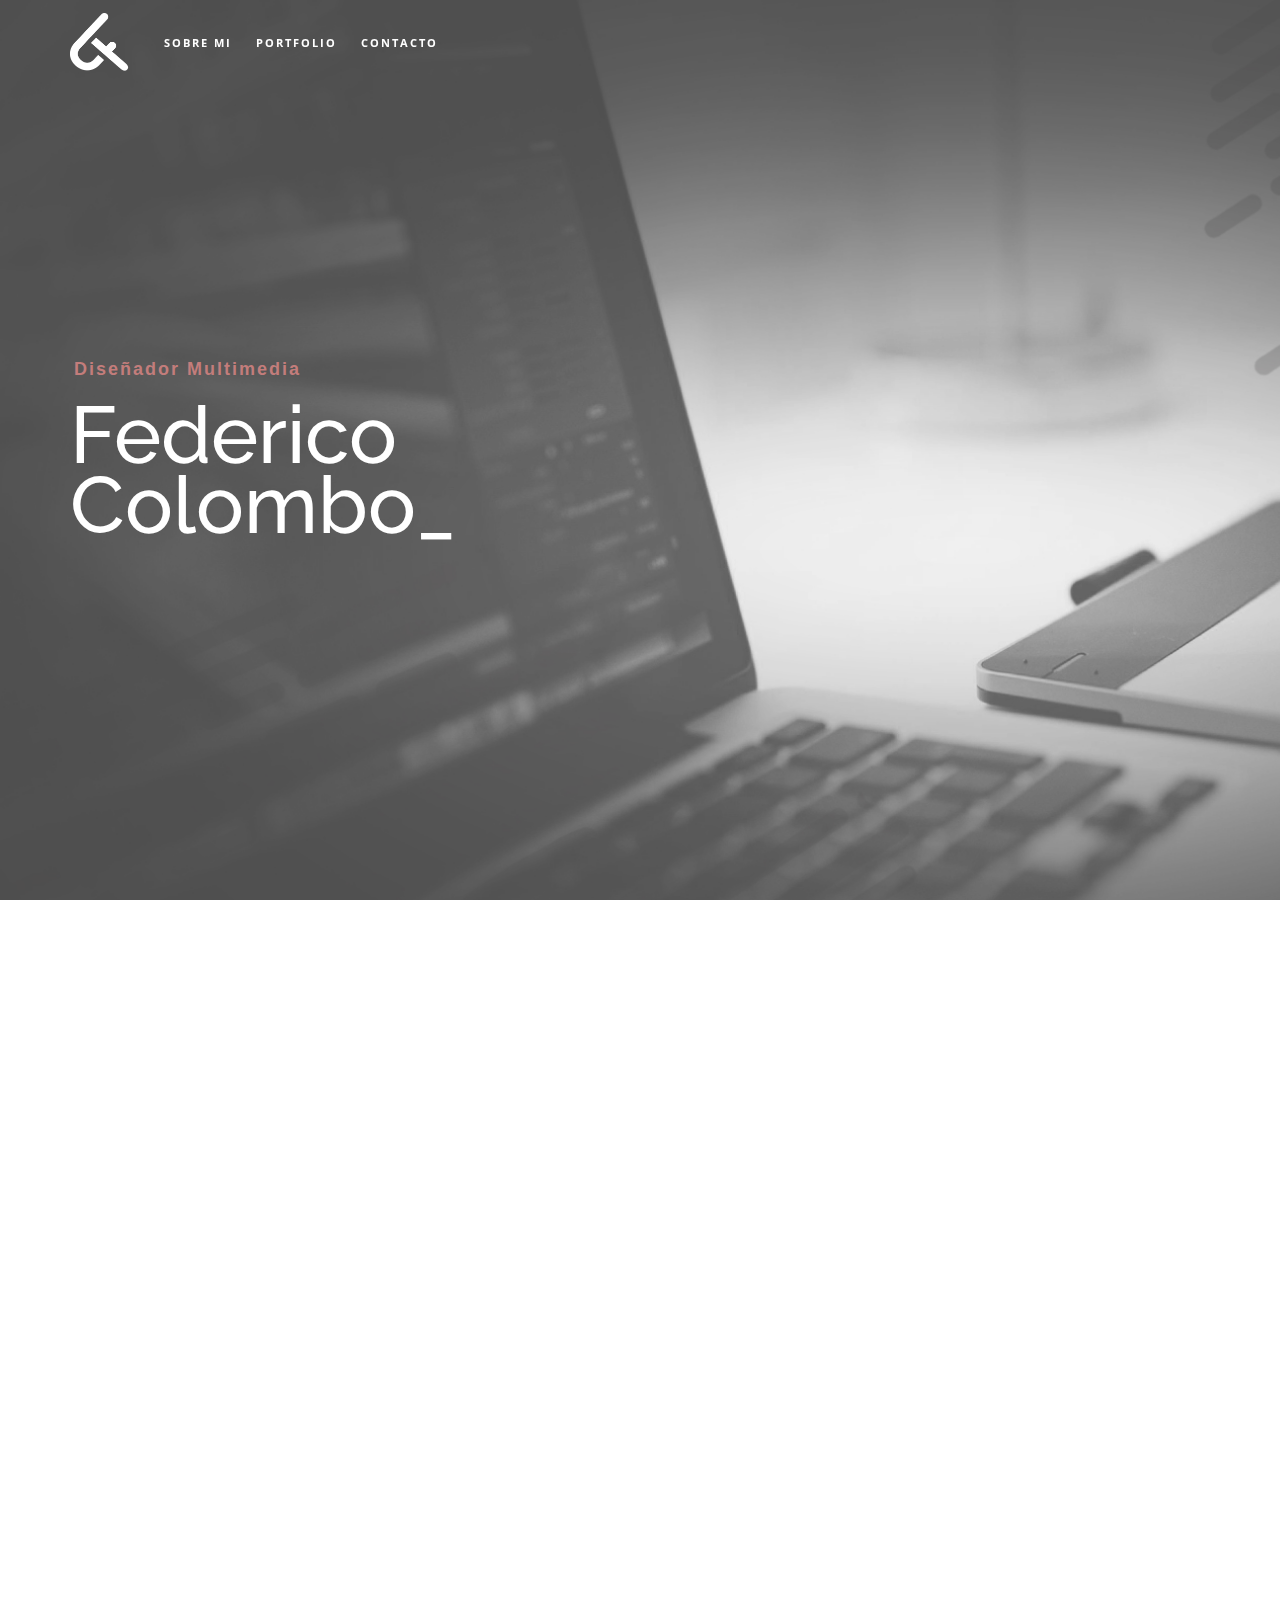
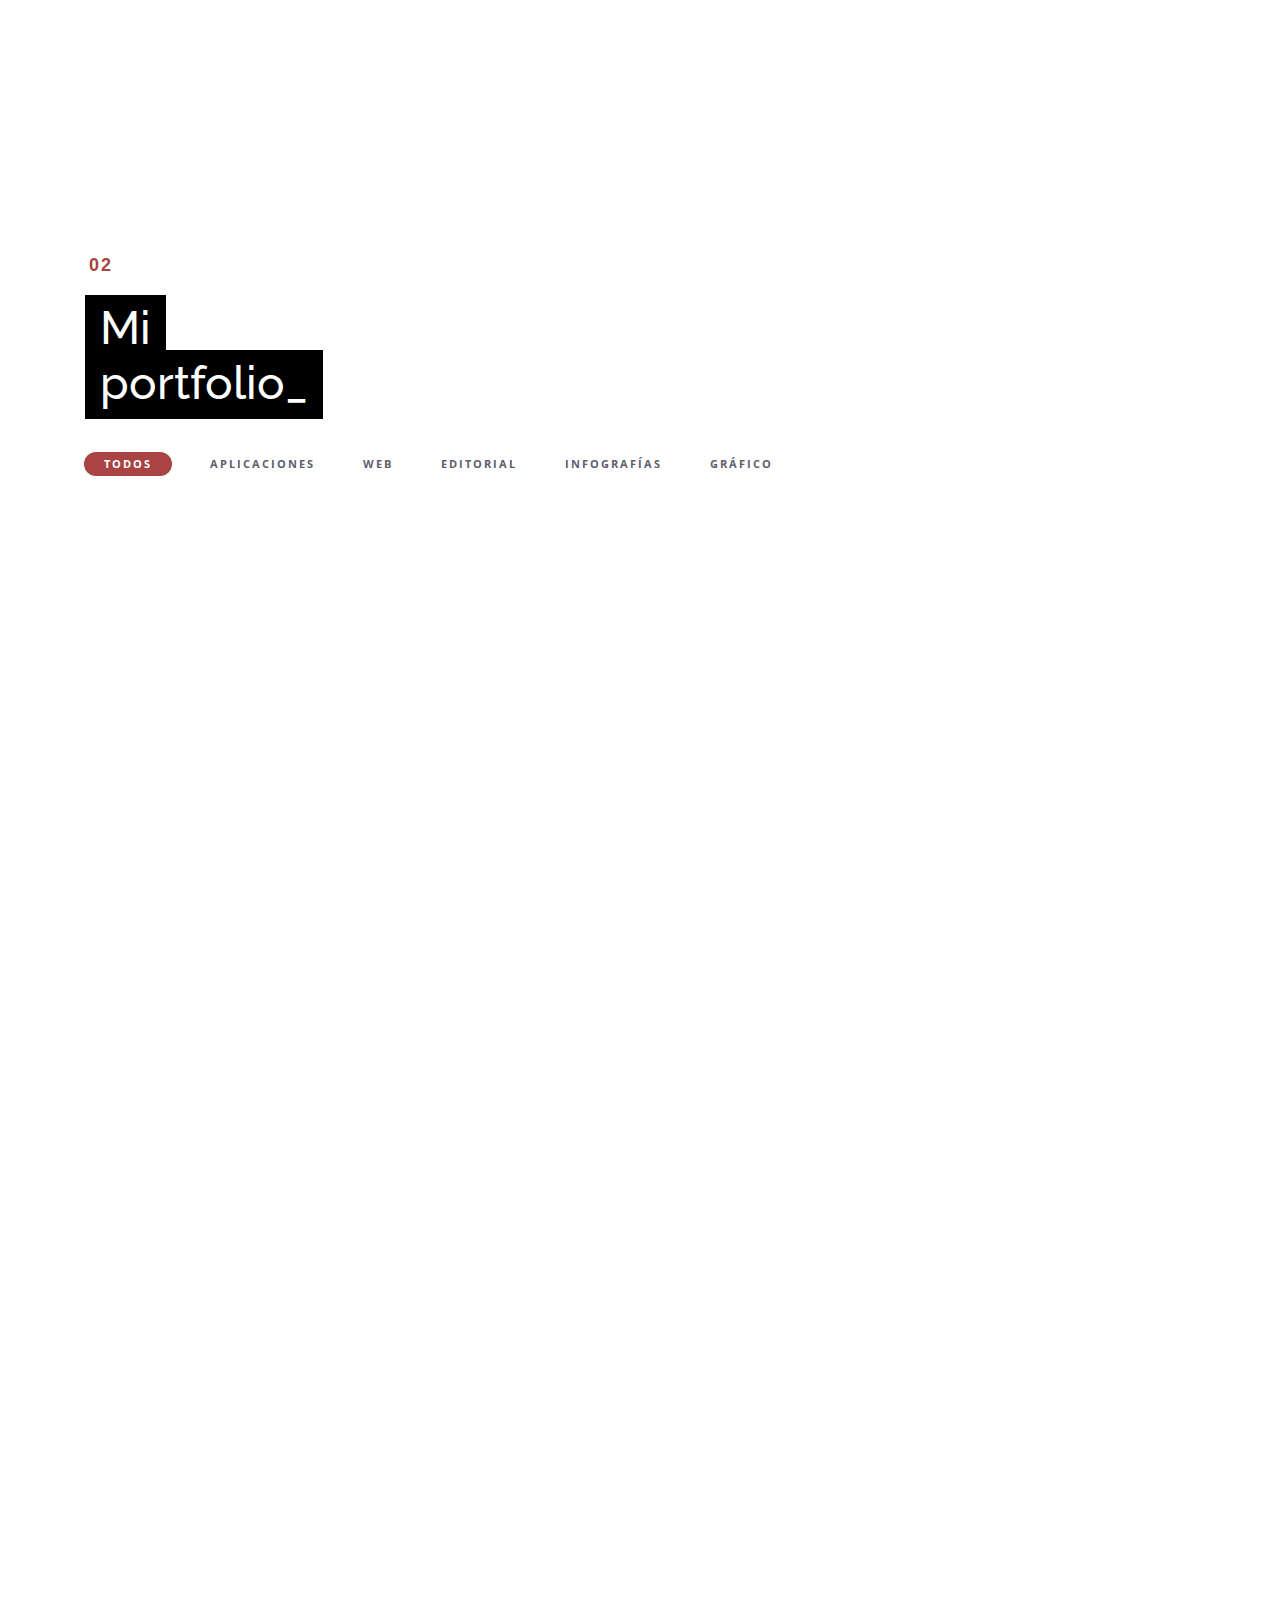
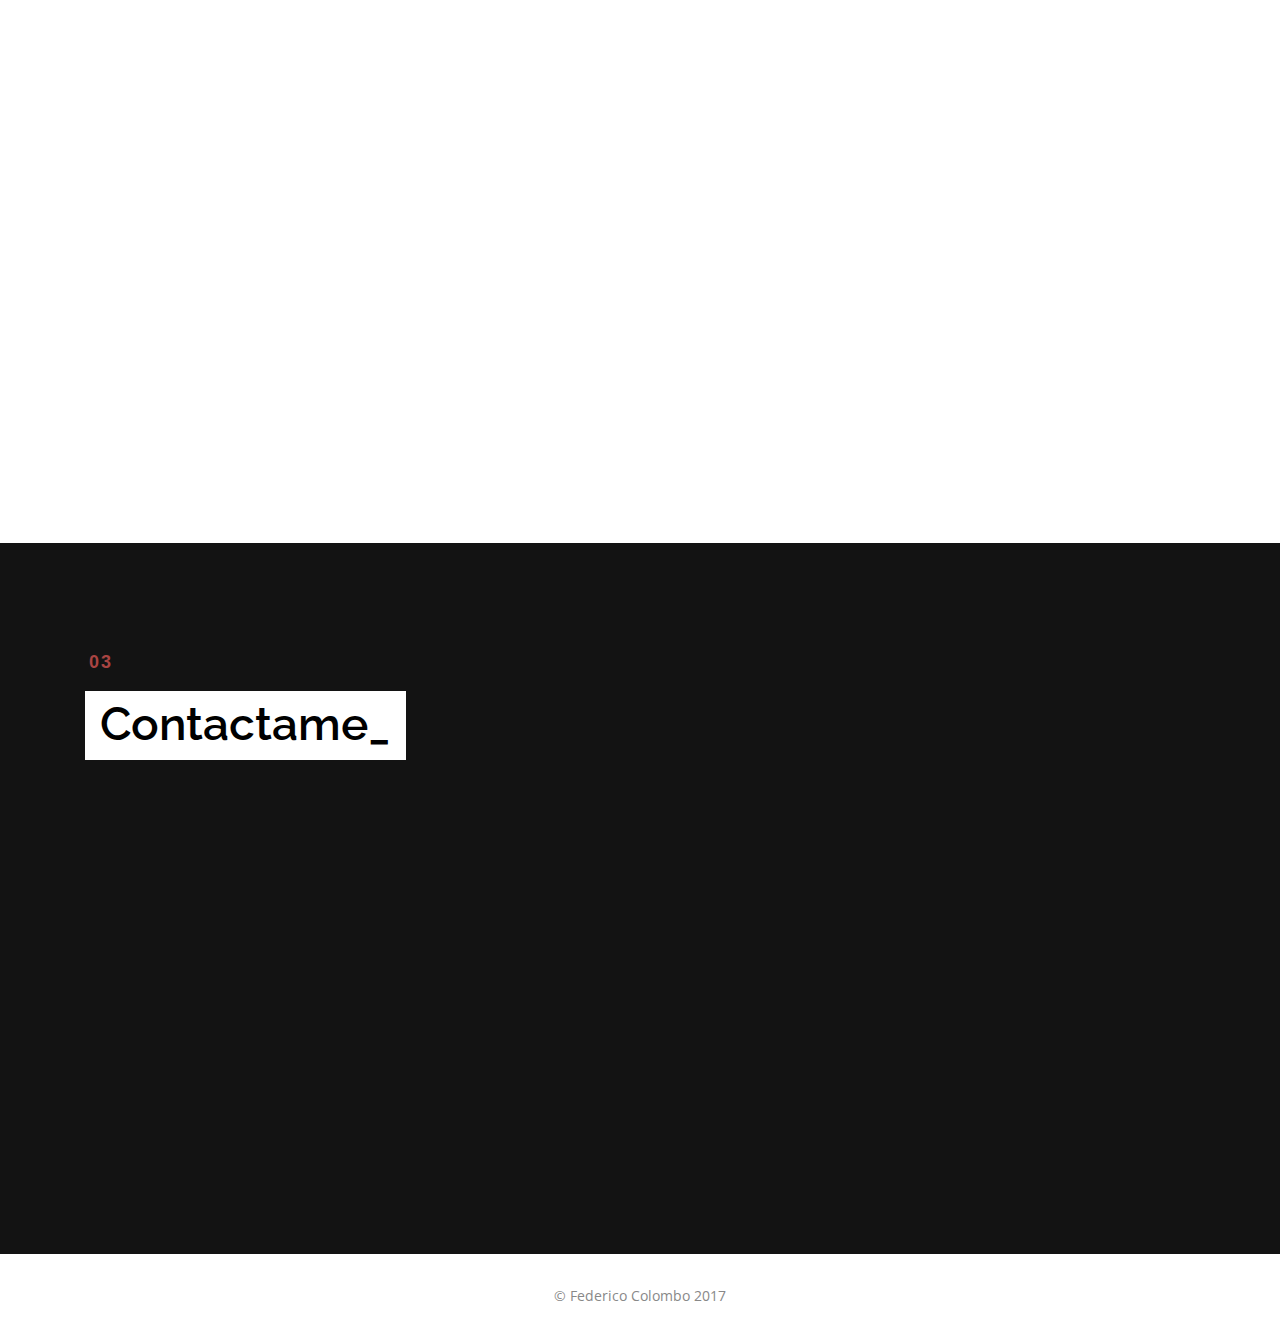
<file: index.html>
<!DOCTYPE html>
<html lang="es">

<head>
    <meta charset="utf-8">
    <meta http-equiv="X-UA-Compatible" content="IE=edge">
    <meta name="viewport" content="width=device-width, initial-scale=1.0">
    <title>Federico Colombo</title>
    <link rel="icon" href="img/favicon.png" type="image/x-icon">
    <!-- Bootstrap -->
    <link href="css/bootstrap.min.css" rel="stylesheet">
    <link href="ionicons/css/ionicons.min.css" rel="stylesheet">
    <link href="css/animate.min.css" rel="stylesheet">
    <link href="css/aos.css" rel="stylesheet">
    <!-- main style -->
    <link href="css/style.css" rel="stylesheet">
    <link href="https://fonts.googleapis.com/css?family=Raleway" rel="stylesheet">
    <link rel="stylesheet" href="https://use.fontawesome.com/releases/v5.2.0/css/all.css">
    <!-- HTML5 shim and Respond.js for IE8 support of HTML5 elements and media queries -->
    <!-- WARNING: Respond.js doesn't work if you view the page via file:// -->
    <!--[if lt IE 9]>
      <script src="https://oss.maxcdn.com/html5shiv/3.7.3/html5shiv.min.js"></script>
      <script src="https://oss.maxcdn.com/respond/1.4.2/respond.min.js"></script>
    <![endif]-->
</head>

<body>

    <!-- Preloader -->
    <div id="preloader">
        <div id="status">

            <div class="preloader" aria-busy="true" aria-label="Loading, please wait." role="progressbar">
            </div>

        </div>
    </div>
    <!-- ./Preloader -->
    
    <!-- header -->
    <header class="navbar-fixed-top">
        <div class="container">
          <nav>
            <a href="#top">
                    <img src="img/Logo%20solo-04.png" alt="logo" width="60">
         </a>
            <ul>
                <li><a href="#about">sobre mi</a></li>
                <li><a href="#projects">portfolio</a></li>
                <li><a href="#contact">contacto</a></li>
            </ul>
            </nav>
        </div>
    </header>
    <!-- ./header -->
    
    <!-- home -->
    <div class="section" id="home" data-stellar-background-ratio="0.5">
        <div class="container">
            <div class="disply-table">
                <div class="table-cell" data-aos="fade-up" data-aos-delay="0">
                    <h4 style="margin-bottom: 2px">Diseñador Multimedia</h4>
                    <h1>Federico<br /> Colombo_</h1> </div>
            </div>
        </div>
    </div>
    <!-- ./home -->
    
    <!-- about -->
    <div class="section" id="about">
        <div class="container">
            <div class="col-md-6" data-aos="fade-up">
                <h4>01</h4>
                <h1 class="size-50"><span>Conocé</span></h1>
                <h1 class="size-50"><span>sobre mí_</span></h1>
                <div class="h-50"></div>
                <p>Mi nombre es <strong>Federico Colombo</strong>, soy un diseñador multimedial argentino, tengo 27 años y actualmente me encuentro viviendo en la ciudad de Buenos Aires. Tengo un fuerte interés en el <strong>diseño gráfico, web, editorial, y de aplicaciones</strong>.</p>
                <p>Actualmente me encuentro trabajando como Diseñador para el Ministerio de Defensa (específicamente en la Escuela Superior de Guerra Conjunta). Allí me encargo de desarrollar todas tareas de diseño y retoque de imágenes vinculadas a la comunicación interna y externa. A su vez me ocupo del contenido de la Web y las Redes Sociales del Instituto.</p>
                <p>Soy un <strong>apasionado del fútbol</strong> y el deporte en general, el cual practico frecuentemente. Me gusta viajar y conocer gente y otras culturas, lo que considero fundamental para crecer como persona y profesional.</p>
                <p>Si te interesaron mis trabajos y mi perfil, por favor no dudes en contactarme y chequear mis redes sociales.</p>
                <ul class="social" style="margin-top:15px;">
                    <li><a href="https://www.linkedin.com/in/fedecolombo/" target="_blank"><i class="ion-social-linkedin" style="font-size:30px" ></i></a></li>
                    <li><a href="https://www.facebook.com/fede.colombo.3344" target="_blank"><i class="ion-social-facebook" style="font-size:30px;" ></i></a></li>
                    <li><a href="https://twitter.com/fedecolomb0" target="_blank"><i class="ion-social-twitter" style="font-size:30px"></i></a></li>
                    <li><a href="https://www.instagram.com/fefo.colombo/" target="_blank"><i class="ion-social-instagram" style="font-size:30px" ></i></a></li>
                </ul>
                <div class="h-50"></div>
            </div>
            <div class="col-md-6 about-img-div">
                <img src="img/foto%20perfil%202.jpg" width="400" class="img-responsive" alt="Foto_de_perfil" align="right" data-aos="fade-right" data-aos-delay="0" />
            </div>
        </div>
    </div>
    <!-- ./about -->
    
    <!-- experience  -->
    
    <!-- ./experience -->
    
    <!-- projects -->
    <div class="section" id="projects">
        <div class="container">
            <div class="col-md-6">
                <h4>02</h4>
                <h1 class="size-50"><span>Mi</span></h1>
                <h1 class="size-50"><span>portfolio_</span></h1>
            </div>
            <!-- main container -->
            <div class="main-container portfolio-inner clearfix">
                <!-- portfolio div -->
                <div class="portfolio-div">
                    <div class="portfolio">
                        <!-- portfolio_filter -->
                        <div class="categories-grid wow fadeInLeft">
                            <nav class="categories">
                                <ul class="portfolio_filter">
                                    <li><a href="" class="active" data-filter="*">Todos</a></li>
                                    <li><a href="" data-filter=".aplicaciones">Aplicaciones</a></li>
                                    <li><a href="" data-filter=".web">Web</a></li>
                                    <li><a href="" data-filter=".editorial">Editorial</a></li>
                                    <li><a href="" data-filter=".infografia">Infografías</a></li>
                                    <li><a href="" data-filter=".grafico">Gráfico</a></li>
                                </ul>
                            </nav>
                        </div>
                        <!-- portfolio_filter -->
                        
                        <!-- portfolio_container -->
                        <div class="no-padding portfolio_container clearfix" data-aos="fade-up">
                            <!-- single work -->
                            <div class="col-md-4 col-sm-6  aplicaciones">
                                <a href="mascotar.html" class="portfolio_item"> <img src="img/mascotar1.jpg" alt="image" class="img-responsive" />
                                    <div class="portfolio_item_hover">
                                        <div class="portfolio-border clearfix">
                                            <div class="item_info"> <span>MascotAR</span> <em>Diseño de aplicación mobile</em> </div>
                                        </div>
                                    </div>
                                </a>
                            </div>
                            <!-- end single work -->
                            
                            <!-- single work -->
                            <div class="col-md-4 col-sm-6 editorial">
                                <a href="meta.html" class="portfolio_item"> <img src="img/meta1.jpg" alt="image" class="img-responsive" />
                                    <div class="portfolio_item_hover">
                                        <div class="portfolio-border clearfix">
                                            <div class="item_info"> <span>Revista Meta</span> <em>Diseño Editorial</em> </div>
                                        </div>
                                    </div>
                                </a>
                            </div>
                            <!-- end single work -->
                            
                            <!-- single work -->
                            <div class="col-md-4 col-sm-6 editorial">
                                <a href="barba.html" class="portfolio_item"> <img src="img/barba1.jpg" alt="image" class="img-responsive" />
                                    <div class="portfolio_item_hover">
                                        <div class="portfolio-border clearfix">
                                            <div class="item_info"> <span>Revista Barba</span> <em>Diseño Editorial / Identidad</em> </div>
                                        </div>
                                    </div>
                                </a>
                            </div>
                            <!-- end single work -->
                            
                            <!-- single work -->
                            <div class="col-md-4 col-sm-6 aplicaciones">
                                <a href="infinit.html" class="portfolio_item"> <img src="img/infi.jpg" alt="image" class="img-responsive" />
                                    <div class="portfolio_item_hover">
                                        <div class="portfolio-border clearfix">
                                            <div class="item_info"> <span>Infinit Photo</span> <em>Diseño de aplicación mobile</em> </div>
                                        </div>
                                    </div>
                                </a>
                            </div>
                            <!-- end single work -->
                            
                            <!-- single work -->
                            <div class="col-md-4 col-sm-6 web">
                                <a href="barca.html" class="portfolio_item"> <img src="img/barca0.jpg" alt="image" class="img-responsive" />
                                    <div class="portfolio_item_hover">
                                        <div class="portfolio-border clearfix">
                                            <div class="item_info"> <span>Torneo Barcelona</span> <em>Diseño Web</em> </div>
                                        </div>
                                    </div>
                                </a>
                            </div>
                            <!-- end single work -->
                            
                            <!-- single work -->
                            <div class="col-md-4 col-sm-6 infografia">
                                <a href="misemana.html" class="portfolio_item"> <img src="img/tp%20infografia.jpg" alt="image" class="img-responsive" />
                                    <div class="portfolio_item_hover">
                                        <div class="portfolio-border clearfix">
                                            <div class="item_info"> <span>Mi semana</span> <em>Infografía impresa</em> </div>
                                        </div>
                                    </div>
                                </a>
                            </div>
                            <!-- end single work -->
                            
                             <!-- single work -->
                            <div class="col-md-4 col-sm-6 web">
                                <a href="ml.html" class="portfolio_item"> <img src="img/ml.jpg" alt="image" class="img-responsive" />
                                    <div class="portfolio_item_hover">
                                        <div class="portfolio-border clearfix">
                                            <div class="item_info"> <span>ML Universidad</span> <em>Diseño web / Landing</em> </div>
                                        </div>
                                    </div>
                                </a>
                            </div>
                            <!-- end single work -->
                            
                             <!-- single work -->
                            <div class="col-md-4 col-sm-6 infografia">
                                <a href="yocampeon.html" class="portfolio_item"> <img src="img/air_mockup_2.jpg" alt="image" class="img-responsive" />
                                    <div class="portfolio_item_hover">
                                        <div class="portfolio-border clearfix">
                                            <div class="item_info"> <span>Yo Campeón</span> <em>Infografía interactiva</em> </div>
                                        </div>
                                    </div>
                                </a>
                            </div>
                            <!-- end single work -->
                            
                             <!-- single work -->
                            <div class="col-md-4 col-sm-6 grafico">
                                <a href="lamalafe.html" class="portfolio_item"> <img src="img/final%20sin%20logo.jpg" alt="image" class="img-responsive" />
                                    <div class="portfolio_item_hover">
                                        <div class="portfolio-border clearfix">
                                            <div class="item_info"> <span>La mala fe</span> <em>Diseño grafico / Publicidad</em> </div>
                                        </div>
                                    </div>
                                </a>
                            </div>
                            <!-- end single work -->
                            
                             <!-- single work -->
                            <div class="col-md-4 col-sm-6 grafico">
                                <a href="nave.html" class="portfolio_item"> <img src="img/RENDERFINALMONTAJE%20chico.jpg" alt="image" class="img-responsive" />
                                    <div class="portfolio_item_hover">
                                        <div class="portfolio-border clearfix">
                                            <div class="item_info"> <span>Nave nodriza</span> <em>Diseño gráfico / Modelado 3D</em> </div>
                                        </div>
                                    </div>
                                </a>
                            </div>
                            <!-- end single work -->
                            
                             <!-- single work -->
                            <div class="col-md-4 col-sm-6 grafico">
                                <a href="wewine.html" class="portfolio_item"> <img src="img/Poster%20Frame%20PSD%20MockUp%20chico.jpg" alt="image" class="img-responsive" />
                                    <div class="portfolio_item_hover">
                                        <div class="portfolio-border clearfix">
                                            <div class="item_info"> <span>We Wine</span> <em>Afiche publicitario</em> </div>
                                        </div>
                                    </div>
                                </a>
                            </div>
                            <!-- end single work -->
                        </div>
                        <!-- end portfolio_container -->
                    </div>
                    <!-- portfolio -->
                </div>
                <!-- end portfolio div -->
            </div>
            <!-- end main container -->
        </div>
    </div>
    <!-- ./projects -->
    
    <!-- contact -->
    <div class="section" id="contact">
        <div class="container">
            <div class="col-md-12">
                <h4>03</h4>
                <h1 class="size-50"><span style="background-color: white; color: black; font-weight: 600;">Contactame_</span></h1>
                <div class="h-50"></div>
            </div>
            <div class="col-md-4" data-aos="fade-up">

                <h3 style="color:white;font-weight:300;"> Celular</h3>
                <p style="color:white;font-size:18px;font-weight:bold;">+54 11 6649 2904</p>
                <h3 style="color:white;font-weight:300;">Email</h3>
                <p style="color:white;font-size:18px;font-weight:bold;">federicotcolombo@gmail.com</p>

                <h3 style="color:white;font-weight:300;">Redes sociales</h3>

                <ul class="social">
                    <li><a href="https://www.linkedin.com/in/fedecolombo/" target="_blank"><i class="ion-social-linkedin" ></i></a></li>
                    <li><a href="https://www.facebook.com/fede.colombo.3344" target="_blank"><i class="ion-social-facebook" ></i></a></li>
                    <li><a href="https://twitter.com/fedecolomb0" target="_blank"><i class="ion-social-twitter"></i></a></li>
                    <li><a href="https://www.instagram.com/fefo.colombo/" target="_blank"><i class="ion-social-instagram" ></i></a></li>
                </ul>
                <div class="clearfix"></div>
                <div class="h-50"></div>
            </div>
            <div class="col-md-8" data-aos="fade-up">
                <form class="contact-bg" id="contact-form" name="contact" method="post" novalidate="novalidate">
                    <input type="text" name="name" class="form-control" placeholder="Tu Nombre" />
                    <input type="email" name="email" class="form-control" placeholder="Tu E-mail" />
                    <input type="text" name="phone" class="form-control" placeholder="Número de Teléfono" />
                    <textarea name="message" class="form-control" placeholder="Tu Mensaje" style="height:120px"></textarea>
                    <button id="submit" type="submit" name="submit" class="btn btn-glance">Enviar</button>
                    <div id="success">
                        <p class="green textcenter"> ¡Su mensaje fue enviado exitosamente! Estaré en contacto tan pronto como pueda. </p>
                    </div>
                    <div id="error">
                        <p> Algo salió mal, intente refrescar y enviar el formulario de nuevo. </p>
                    </div>
                </form>
            </div>
        </div>
    </div>
    <!-- ./contact -->
    <!-- footer -->
    <footer>
        <div class="container-fluid">
            <p class="copyright">© Federico Colombo 2017</p>
        </div>
    </footer>
    <!-- end footer -->

    
    
    <!-- jQuery -->
    <script src="js/jquery.js"></script>
    
  
    
    <!--  plugins  -->
    <script src="js/bootstrap.min.js"></script>
    <script src="js/plugins.js"></script>
    <script src="js/aos.js"></script>
    <script src="js/jquery.form.js"></script>
    <script src="js/jquery.validate.min.js"></script>

    <!--  main script  -->
    <script src="js/custom.js"></script>
    
    
</body>
    
    

</html>
</file>
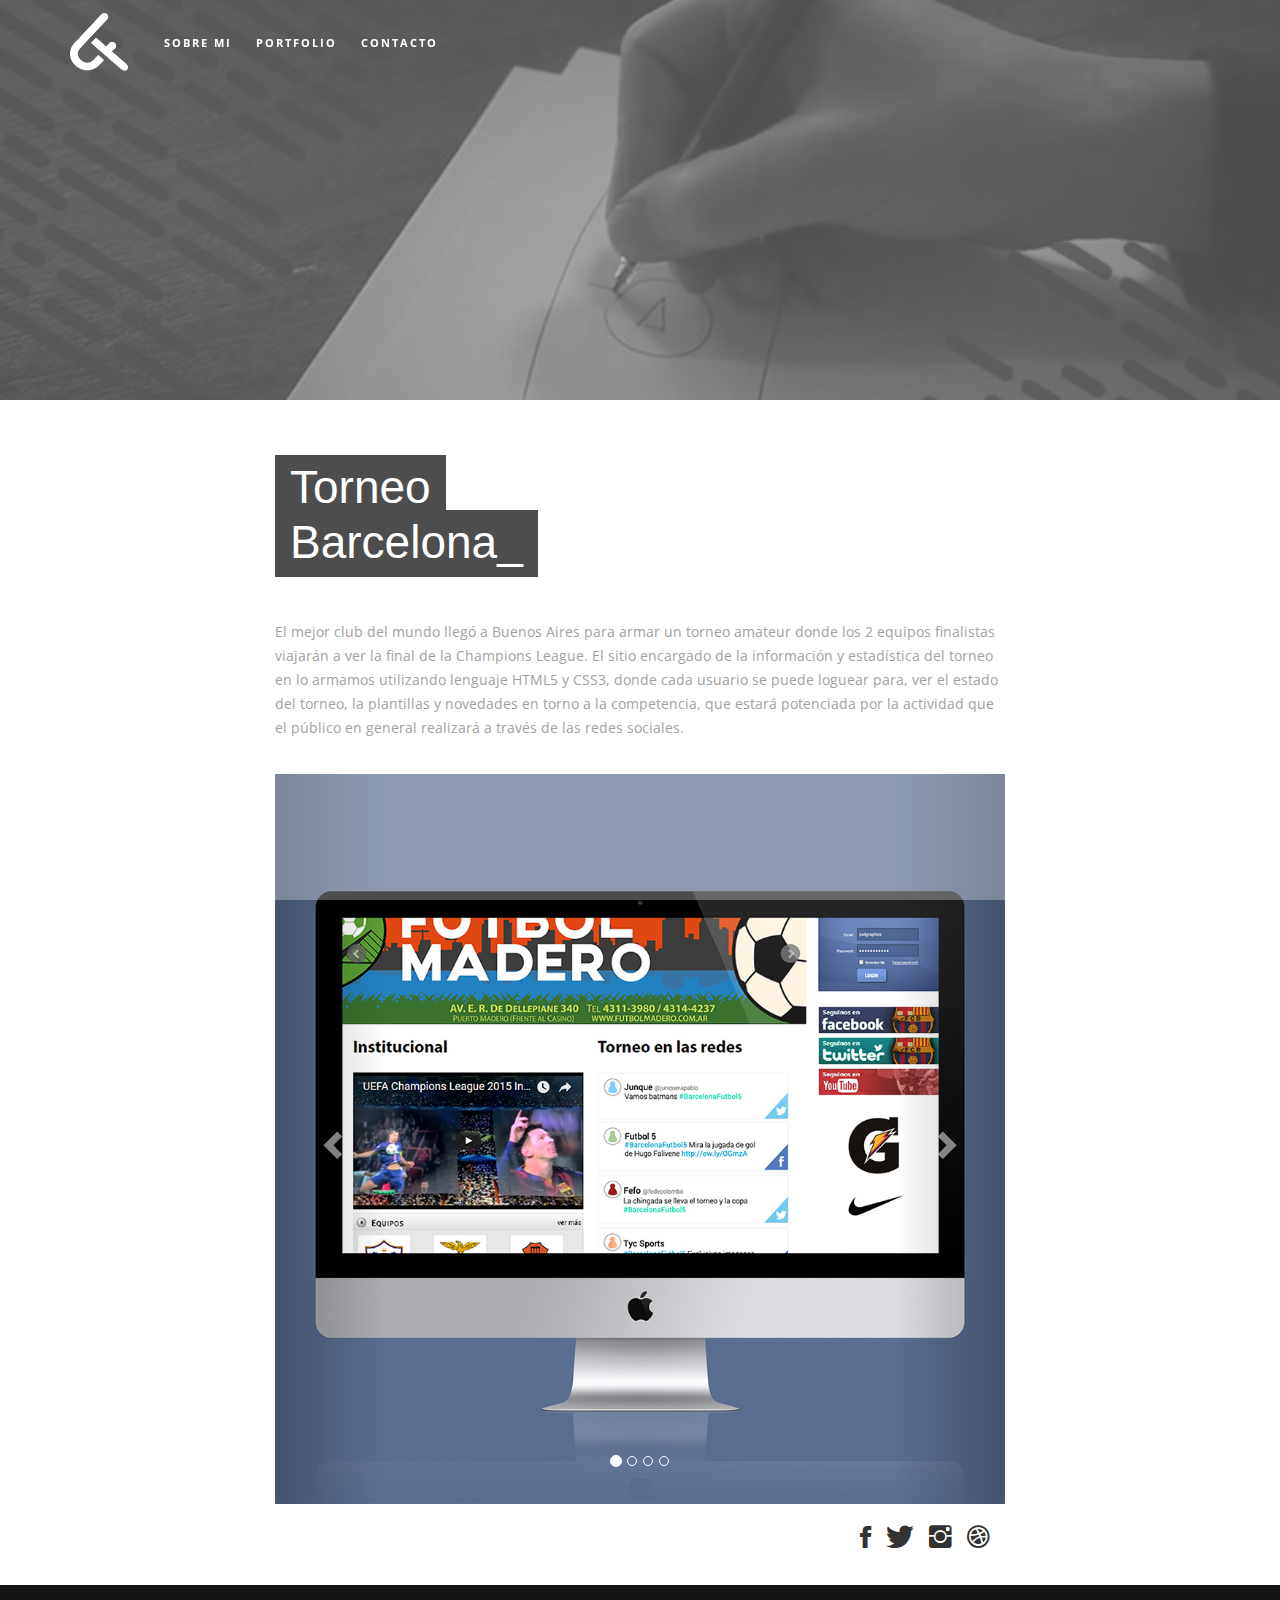
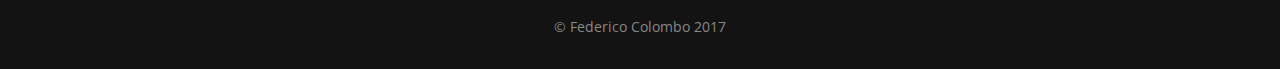
<file: barca.html>
<!DOCTYPE html>
<html lang="en">

<head>
    <meta charset="utf-8">
    <meta http-equiv="X-UA-Compatible" content="IE=edge">
    <meta name="viewport" content="width=device-width, initial-scale=1">
    <title>Federico Colombo</title>
    <link rel="icon" href="img/logo%20miniatura-21.png" type="image/x-icon">
    <!-- Bootstrap -->
    <link href="css/bootstrap.min.css" rel="stylesheet">
    <link href="ionicons/css/ionicons.min.css" rel="stylesheet">
    <link href="css/animate.min.css" rel="stylesheet">
    <link href="css/aos.css" rel="stylesheet">
    <!-- main style -->
    <link href="css/style.css" rel="stylesheet">
    <!-- HTML5 shim and Respond.js for IE8 support of HTML5 elements and media queries -->
    <!-- WARNING: Respond.js doesn't work if you view the page via file:// -->
    <!--[if lt IE 9]>
      <script src="https://oss.maxcdn.com/html5shiv/3.7.3/html5shiv.min.js"></script>
      <script src="https://oss.maxcdn.com/respond/1.4.2/respond.min.js"></script>
    <![endif]-->
</head>

<body>

    <!-- Preloader -->
    <div id="preloader">
        <div id="status">

            <div class="preloader" aria-busy="true" aria-label="Loading, please wait." role="progressbar">
            </div>

        </div>
    </div>
    <!-- ./Preloader -->
    
    <!-- header -->
    <header class="navbar-fixed-top">
        <div class="container">
          <nav>
           <a href="./index.html">
                    <img src="img/Logo%20solo-04.png" width="60">
         </a>
            <ul>
                <li><a href="./index.html#about">sobre mi</a></li>
                <li><a href="./index.html#projects">portfolio</a></li>
                <li><a href="./index.html#contact">contacto</a></li>
            </ul>
            </nav>
        </div>
    </header>
    <!-- ./header -->
    
    <!-- home -->
     <div class="title-hed" data-stellar-background-ratio="0.5">

    </div>
    <!-- ./home -->
    
    
    
    
    
    <div class="modal-content">
            <div class="container">
               
                <div class="portfolio-padding">
                    <div class="col-md-8 col-md-offset-2">
                        <h1 class="size-50" ><span>Torneo</span></h1>
                <h1 class="size-50" ><span>Barcelona_</span></h1>
                        <div class="h-50"></div>
                        <p>El mejor club del mundo llegó a Buenos Aires para armar un torneo amateur donde los 2 equipos finalistas viajarán a ver la final de la Champions League. El sitio encargado de la información y estadística del torneo en lo armamos utilizando lenguaje HTML5 y CSS3, donde cada usuario se puede loguear para, ver el estado del torneo, la plantillas y novedades en torno a la competencia, que estará potenciada por la actividad que el público en general realizará a través de las redes sociales.</p>
                       <br />
<div id="myCarousel" class="carousel slide" data-ride="carousel">
  
  <ol class="carousel-indicators">
    <li data-target="#myCarousel" data-slide-to="0" class="active"></li>
    <li data-target="#myCarousel" data-slide-to="1"></li>
    <li data-target="#myCarousel" data-slide-to="2"></li>
    <li data-target="#myCarousel" data-slide-to="3"></li>
  </ol>

  
  <div class="carousel-inner">
    <div class="item active">
      <img src="img/barca0.jpg" alt="Los Angeles">
    </div>

    <div class="item">
      <img src="img/barca1.png" alt="Chicago">
    </div>

    <div class="item">
      <img src="img/barca2.jpg" alt="New York">
    </div>
  </div>

  
  <a class="left carousel-control" href="#myCarousel" data-slide="prev">
    <span class="glyphicon glyphicon-chevron-left"></span>
    <span class="sr-only">Previous</span>
  </a>
  <a class="right carousel-control" href="#myCarousel" data-slide="next">
    <span class="glyphicon glyphicon-chevron-right"></span>
    <span class="sr-only">Next</span>
  </a>
</div>

                        <ul class="social" style="margin-top:18px;float:right;padding-bottom:20px;">
                    <li><a href="#"><i class="ion-social-facebook" style="font-size:30px" ></i></a></li>
                    <li><a href="#"><i class="ion-social-twitter" style="font-size:30px"></i></a></li>
                    <li><a href="#"><i class="ion-social-instagram" style="font-size:30px" ></i></a></li>
                    <li><a href="#"><i class="ion-social-dribbble" style="font-size:30px" ></i></a></li>
                </ul>
                    </div>
                    
                </div>
            </div>
        </div>
        
        
        
    
    <!-- footer -->
    <footer style="background-color:#131313;">
        <div class="container-fluid">
            <p class="copyright">© Federico Colombo 2017</p>
        </div>
    </footer>
    <!-- end footer -->

    
    
    
    <!-- jQuery -->
    <script src="js/jquery.js"></script>
    <!--  plugins  -->
    <script src="js/bootstrap.min.js"></script>
    <script src="js/plugins.js"></script>
    <script src="js/aos.js"></script>
    <script src="js/jquery.form.js"></script>
    <script src="js/jquery.validate.min.js"></script>

    <!--  main script  -->
    <script src="js/custom.js"></script>
</body>

</html>
</file>
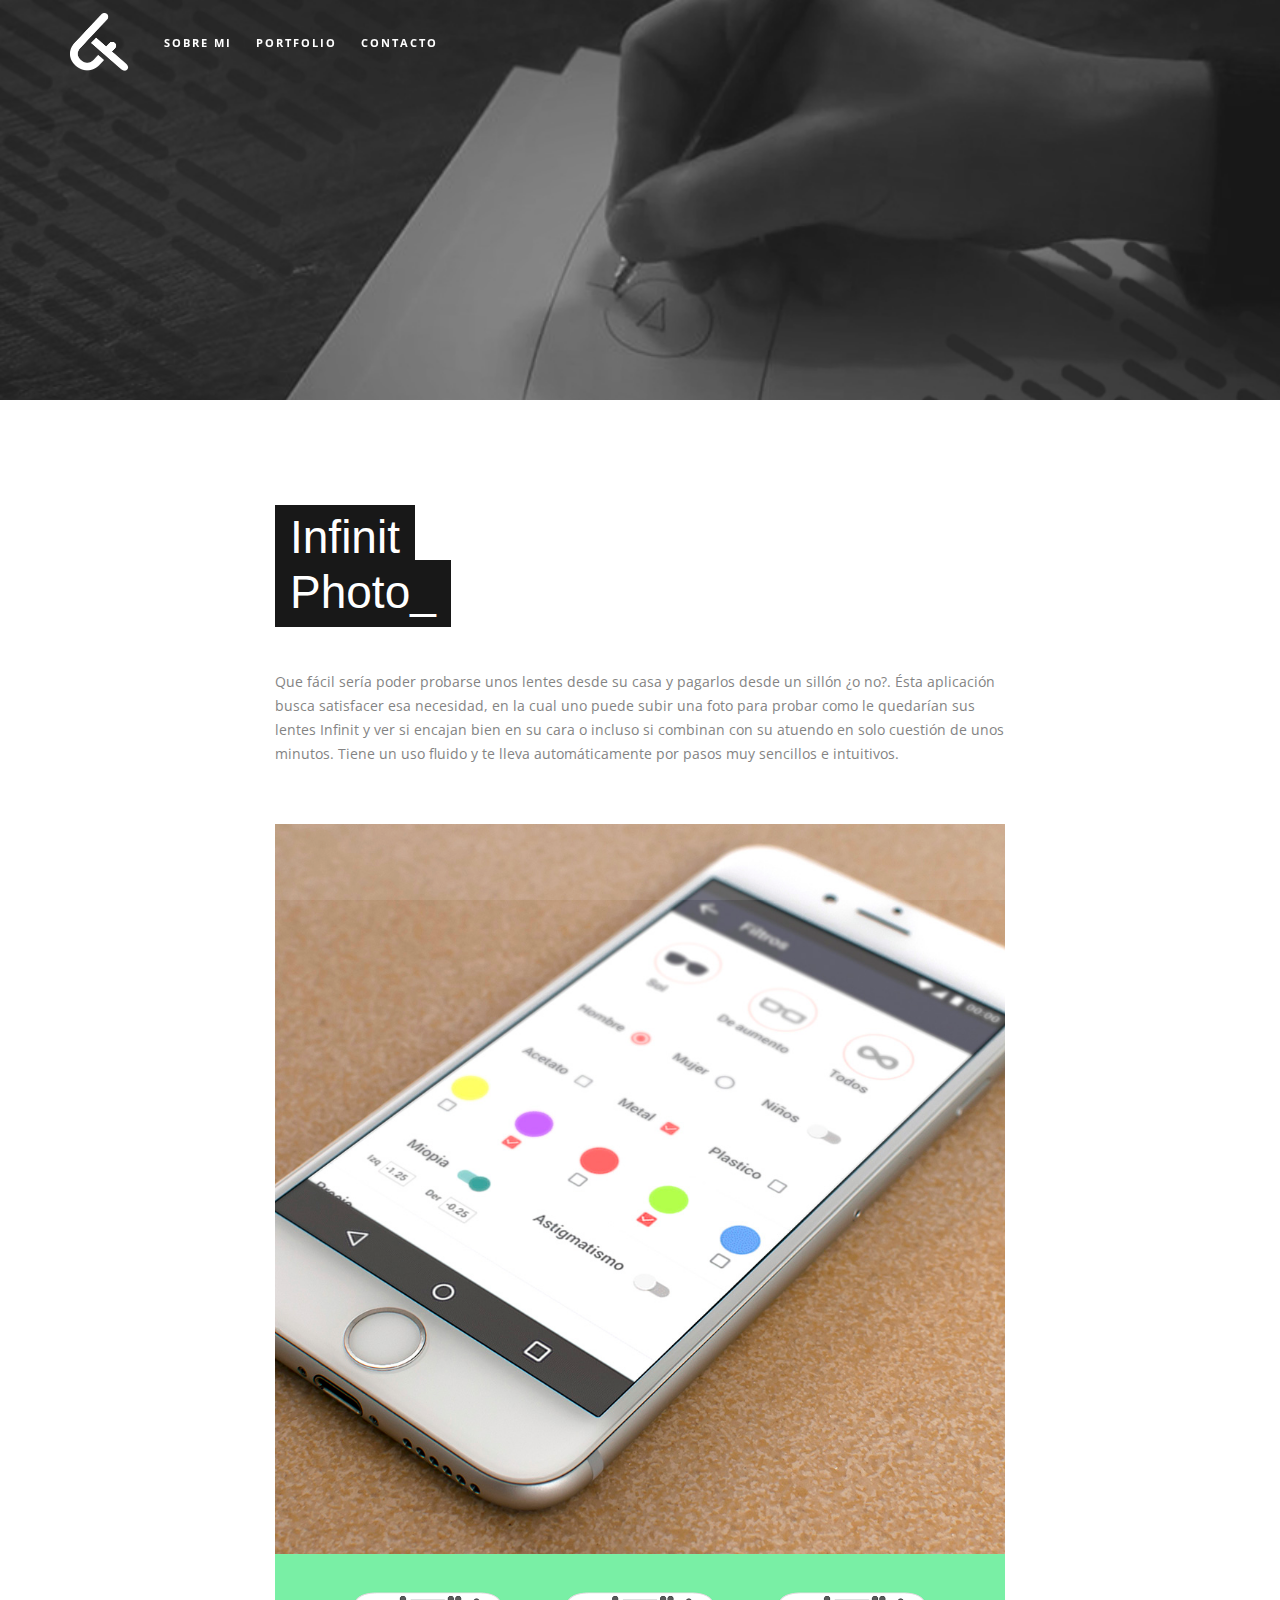
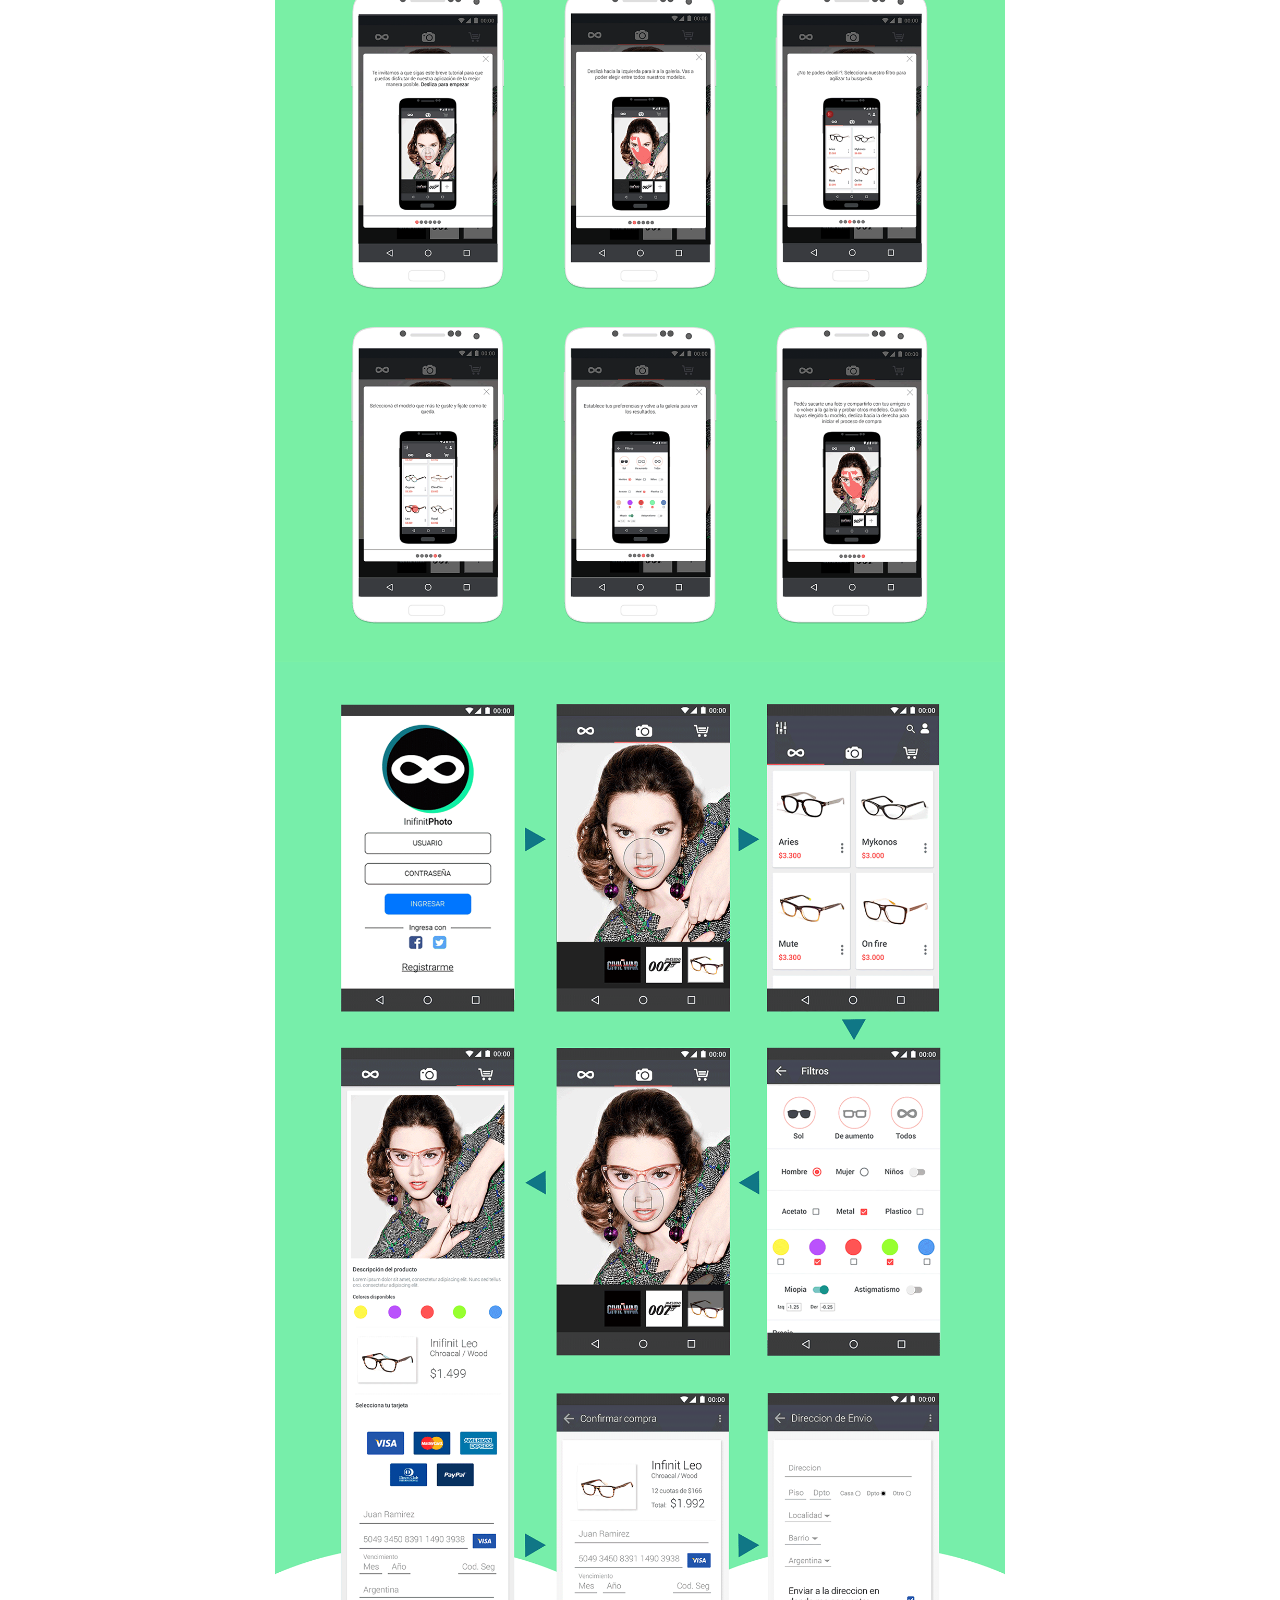
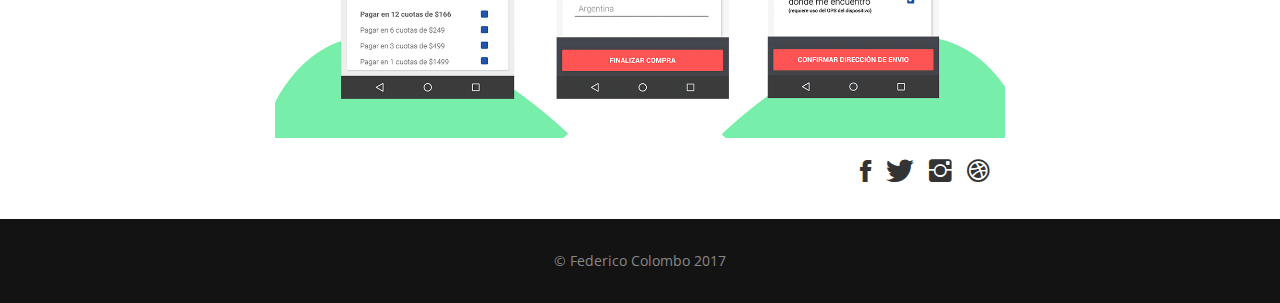
<file: infinit.html>
<!DOCTYPE html>
<html lang="en">

<head>
    <meta charset="utf-8">
    <meta http-equiv="X-UA-Compatible" content="IE=edge">
    <meta name="viewport" content="width=device-width, initial-scale=1">
    <title>Federico Colombo</title>
    <link rel="icon" href="img/logo%20miniatura-21.png" type="image/x-icon">
    <!-- Bootstrap -->
    <link href="css/bootstrap.min.css" rel="stylesheet">
    <link href="ionicons/css/ionicons.min.css" rel="stylesheet">
    <link href="css/animate.min.css" rel="stylesheet">
    <link href="css/aos.css" rel="stylesheet">
    <!-- main style -->
    <link href="css/style.css" rel="stylesheet">
    <!-- HTML5 shim and Respond.js for IE8 support of HTML5 elements and media queries -->
    <!-- WARNING: Respond.js doesn't work if you view the page via file:// -->
    <!--[if lt IE 9]>
      <script src="https://oss.maxcdn.com/html5shiv/3.7.3/html5shiv.min.js"></script>
      <script src="https://oss.maxcdn.com/respond/1.4.2/respond.min.js"></script>
    <![endif]-->
</head>

<body>

    <!-- Preloader -->
    <div id="preloader">
        <div id="status">

            <div class="preloader" aria-busy="true" aria-label="Loading, please wait." role="progressbar">
            </div>

        </div>
    </div>
    <!-- ./Preloader -->
    
    <!-- header -->
    <header class="navbar-fixed-top">
        <div class="container">
          <nav>
           <a href="./index.html">
                    <img src="img/Logo%20solo-04.png" width="60">
         </a>
            <ul>
                <li><a href="./index.html#about">sobre mi</a></li>
                <li><a href="./index.html#projects">portfolio</a></li>
                <li><a href="./index.html#contact">contacto</a></li>
            </ul>
            </nav>
        </div>
    </header>
    <!-- ./header -->
    
    <!-- home -->
     <div class="title-hed" data-stellar-background-ratio="0.5">

    </div>
    <!-- ./home -->
    
    
    
    
    
    <div class="modal-content">
            <div class="container">
               
                <div class="portfolio-padding">
                    <div class="col-md-8 col-md-offset-2">
                        <div class="portfolio-padding">
                        <h1 class="size-50"><span>Infinit</span></h1>
                <h1 class="size-50" ><span>Photo_</span></h1>
                        <div class="h-50"></div>
                        <p>Que fácil sería poder probarse unos lentes desde su casa y pagarlos desde un sillón ¿o no?. Ésta aplicación busca satisfacer esa necesidad, en la cual uno puede subir una foto para probar como le quedarían sus lentes Infinit y ver si encajan bien en su cara o incluso si combinan con su atuendo en solo cuestión de unos minutos. Tiene un uso fluido y te lleva automáticamente por pasos muy sencillos e intuitivos.</p>
                        <br />
                        <br /> <img src="img/_DSC7631.jpg" alt="" class="img-responsive" />
                        <img src="img/infinit%202.png" alt="" class="img-responsive" />
                        <img src="img/infinit%201.png" alt="" class="img-responsive" />
                        <ul class="social" style="margin-top:18px;float:right;padding-bottom:20px;">
                    <li><a href="#"><i class="ion-social-facebook" style="font-size:30px" ></i></a></li>
                    <li><a href="#"><i class="ion-social-twitter" style="font-size:30px"></i></a></li>
                    <li><a href="#"><i class="ion-social-instagram" style="font-size:30px" ></i></a></li>
                    <li><a href="#"><i class="ion-social-dribbble" style="font-size:30px" ></i></a></li>
                </ul>
                    </div>
                    
                </div>
            </div>
        </div>
        
        
        
    
    <!-- footer -->
    <footer style="background-color:#131313;">
        <div class="container-fluid">
            <p class="copyright">© Federico Colombo 2017</p>
        </div>
    </footer>
    <!-- end footer -->

    
    
    
    <!-- jQuery -->
    <script src="js/jquery.js"></script>
    <!--  plugins  -->
    <script src="js/bootstrap.min.js"></script>
    <script src="js/plugins.js"></script>
    <script src="js/aos.js"></script>
    <script src="js/jquery.form.js"></script>
    <script src="js/jquery.validate.min.js"></script>

    <!--  main script  -->
    <script src="js/custom.js"></script>
</body>

</html>
</file>
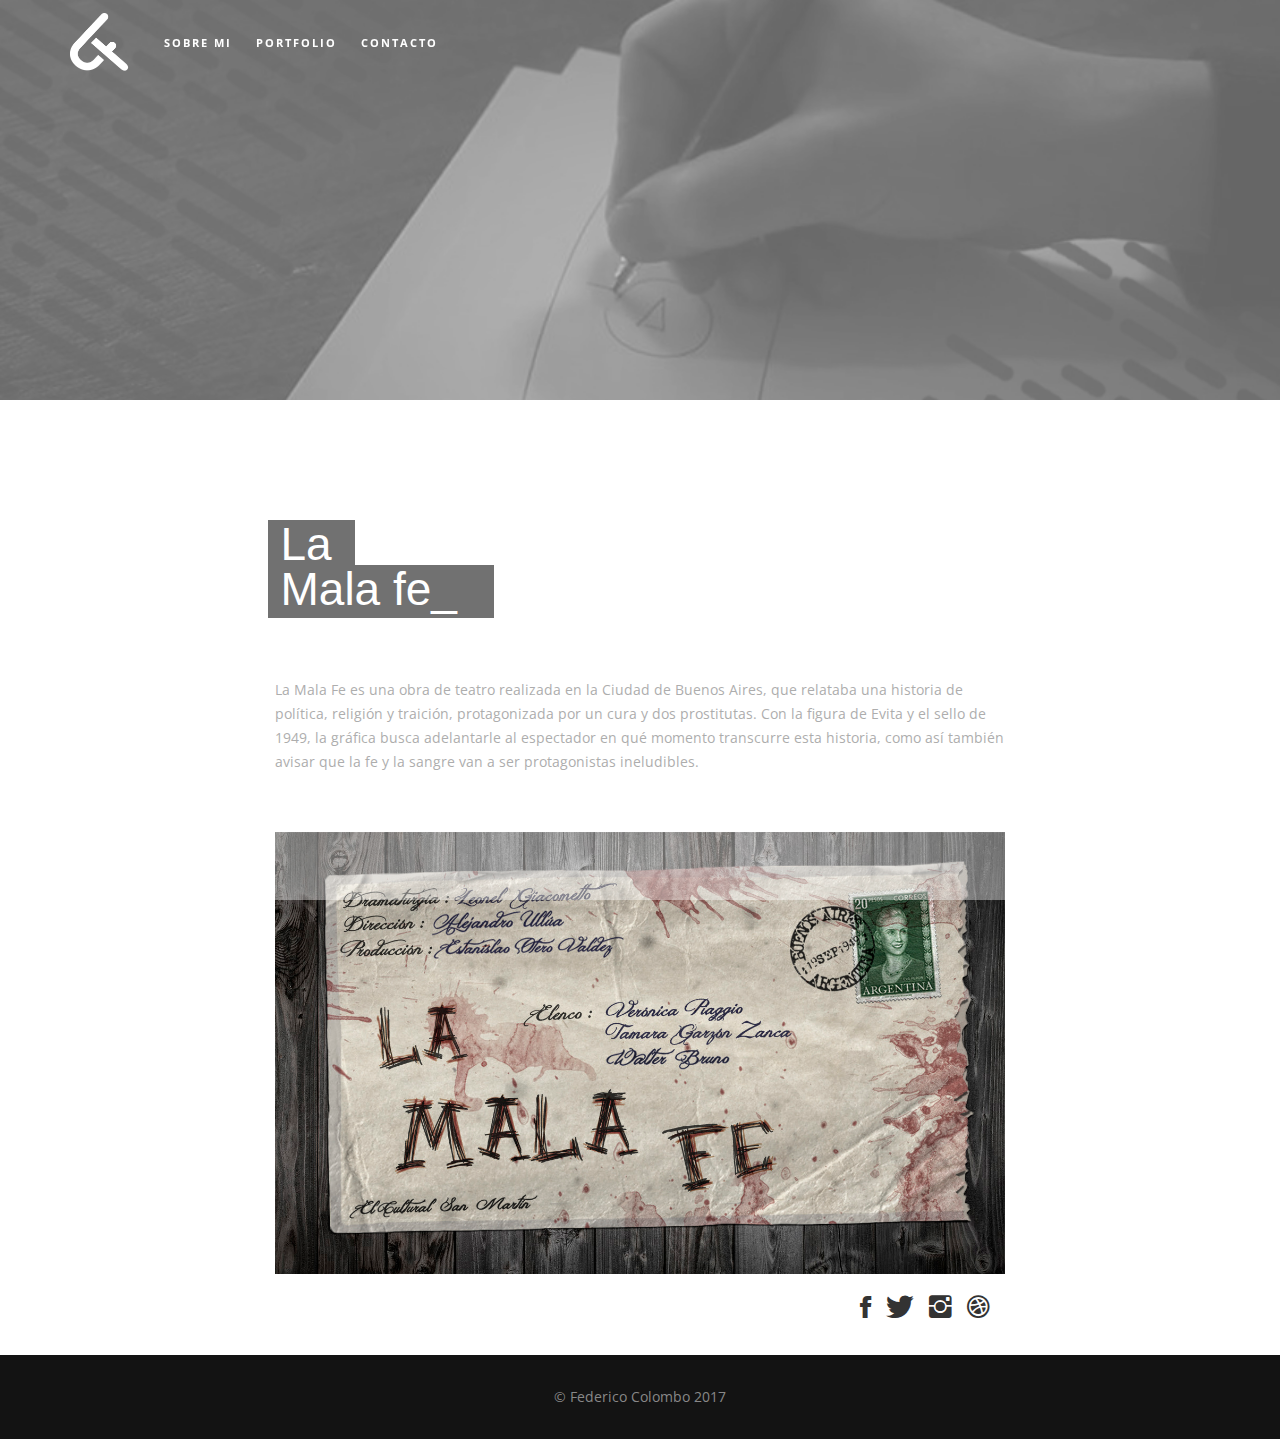
<file: lamalafe.html>
<!DOCTYPE html>
<html lang="en">

<head>
    <meta charset="utf-8">
    <meta http-equiv="X-UA-Compatible" content="IE=edge">
    <meta name="viewport" content="width=device-width, initial-scale=1">
    <title>Federico Colombo</title>
    <link rel="icon" href="img/logo%20miniatura-21.png" type="image/x-icon">
    <!-- Bootstrap -->
    <link href="css/bootstrap.min.css" rel="stylesheet">
    <link href="ionicons/css/ionicons.min.css" rel="stylesheet">
    <link href="css/animate.min.css" rel="stylesheet">
    <link href="css/aos.css" rel="stylesheet">
    <!-- main style -->
    <link href="css/style.css" rel="stylesheet">
    <!-- HTML5 shim and Respond.js for IE8 support of HTML5 elements and media queries -->
    <!-- WARNING: Respond.js doesn't work if you view the page via file:// -->
    <!--[if lt IE 9]>
      <script src="https://oss.maxcdn.com/html5shiv/3.7.3/html5shiv.min.js"></script>
      <script src="https://oss.maxcdn.com/respond/1.4.2/respond.min.js"></script>
    <![endif]-->
</head>

<body>

    <!-- Preloader -->
    <div id="preloader">
        <div id="status">

            <div class="preloader" aria-busy="true" aria-label="Loading, please wait." role="progressbar">
            </div>

        </div>
    </div>
    <!-- ./Preloader -->
    
    <!-- header -->
    <header class="navbar-fixed-top">
        <div class="container">
          <nav>
           <a href="./index.html">
                    <img src="img/Logo%20solo-04.png" width="60">
         </a>
            <ul>
                <li><a href="./index.html#about">sobre mi</a></li>
                <li><a href="./index.html#projects">portfolio</a></li>
                <li><a href="./index.html#contact">contacto</a></li>
            </ul>
            </nav>
        </div>
    </header>
    <!-- ./header -->
    
    <!-- home -->
     <div class="title-hed" data-stellar-background-ratio="0.5">

    </div>
    <!-- ./home -->
    
    
    
    
    
    <div class="modal-content">
            <div class="container">
               
                <div class="portfolio-padding">
                    <div class="col-md-8 col-md-offset-2">
                        <div class="portfolio-padding">
                        <h1 class="size-50" style="
                background-color: #131313;
                padding: 1% 0% 2% 0%;
                width: 12%;
                margin-left: -1%;">&nbsp;La</h1>
                <h1 class="size-50" style="
                 background-color: #131313;
                padding: 1% 0% 1.4% 0%;
                width: 31%;
                margin-left: -1%;
                margin-top: -3%;">&nbsp;Mala fe_</h1>
                        <div class="h-50"></div>
                        <p>La Mala Fe es una obra de teatro realizada en la Ciudad de Buenos Aires, que relataba una historia de política, religión y traición, protagonizada por un cura y dos prostitutas. Con la figura de Evita y el sello de 1949, la gráfica busca adelantarle al espectador en qué momento transcurre esta historia, como así también avisar que la fe y la sangre van a ser protagonistas ineludibles.</p>
                        <br />
                        <br /> <img src="img/final%20sin%20logo1.jpg" alt="" class="img-responsive" />
                        <ul class="social" style="margin-top:18px;float:right;padding-bottom:20px;">
                    <li><a href="#"><i class="ion-social-facebook" style="font-size:30px" ></i></a></li>
                    <li><a href="#"><i class="ion-social-twitter" style="font-size:30px"></i></a></li>
                    <li><a href="#"><i class="ion-social-instagram" style="font-size:30px" ></i></a></li>
                    <li><a href="#"><i class="ion-social-dribbble" style="font-size:30px" ></i></a></li>
                </ul>
                    </div>
                    
                </div>
            </div>
        </div>
        
        
        
    
    <!-- footer -->
    <footer style="background-color:#131313;">
        <div class="container-fluid">
            <p class="copyright">© Federico Colombo 2017</p>
        </div>
    </footer>
    <!-- end footer -->

    
    
    
    <!-- jQuery -->
    <script src="js/jquery.js"></script>
    <!--  plugins  -->
    <script src="js/bootstrap.min.js"></script>
    <script src="js/plugins.js"></script>
    <script src="js/aos.js"></script>
    <script src="js/jquery.form.js"></script>
    <script src="js/jquery.validate.min.js"></script>

    <!--  main script  -->
    <script src="js/custom.js"></script>
</body>

</html>
</file>
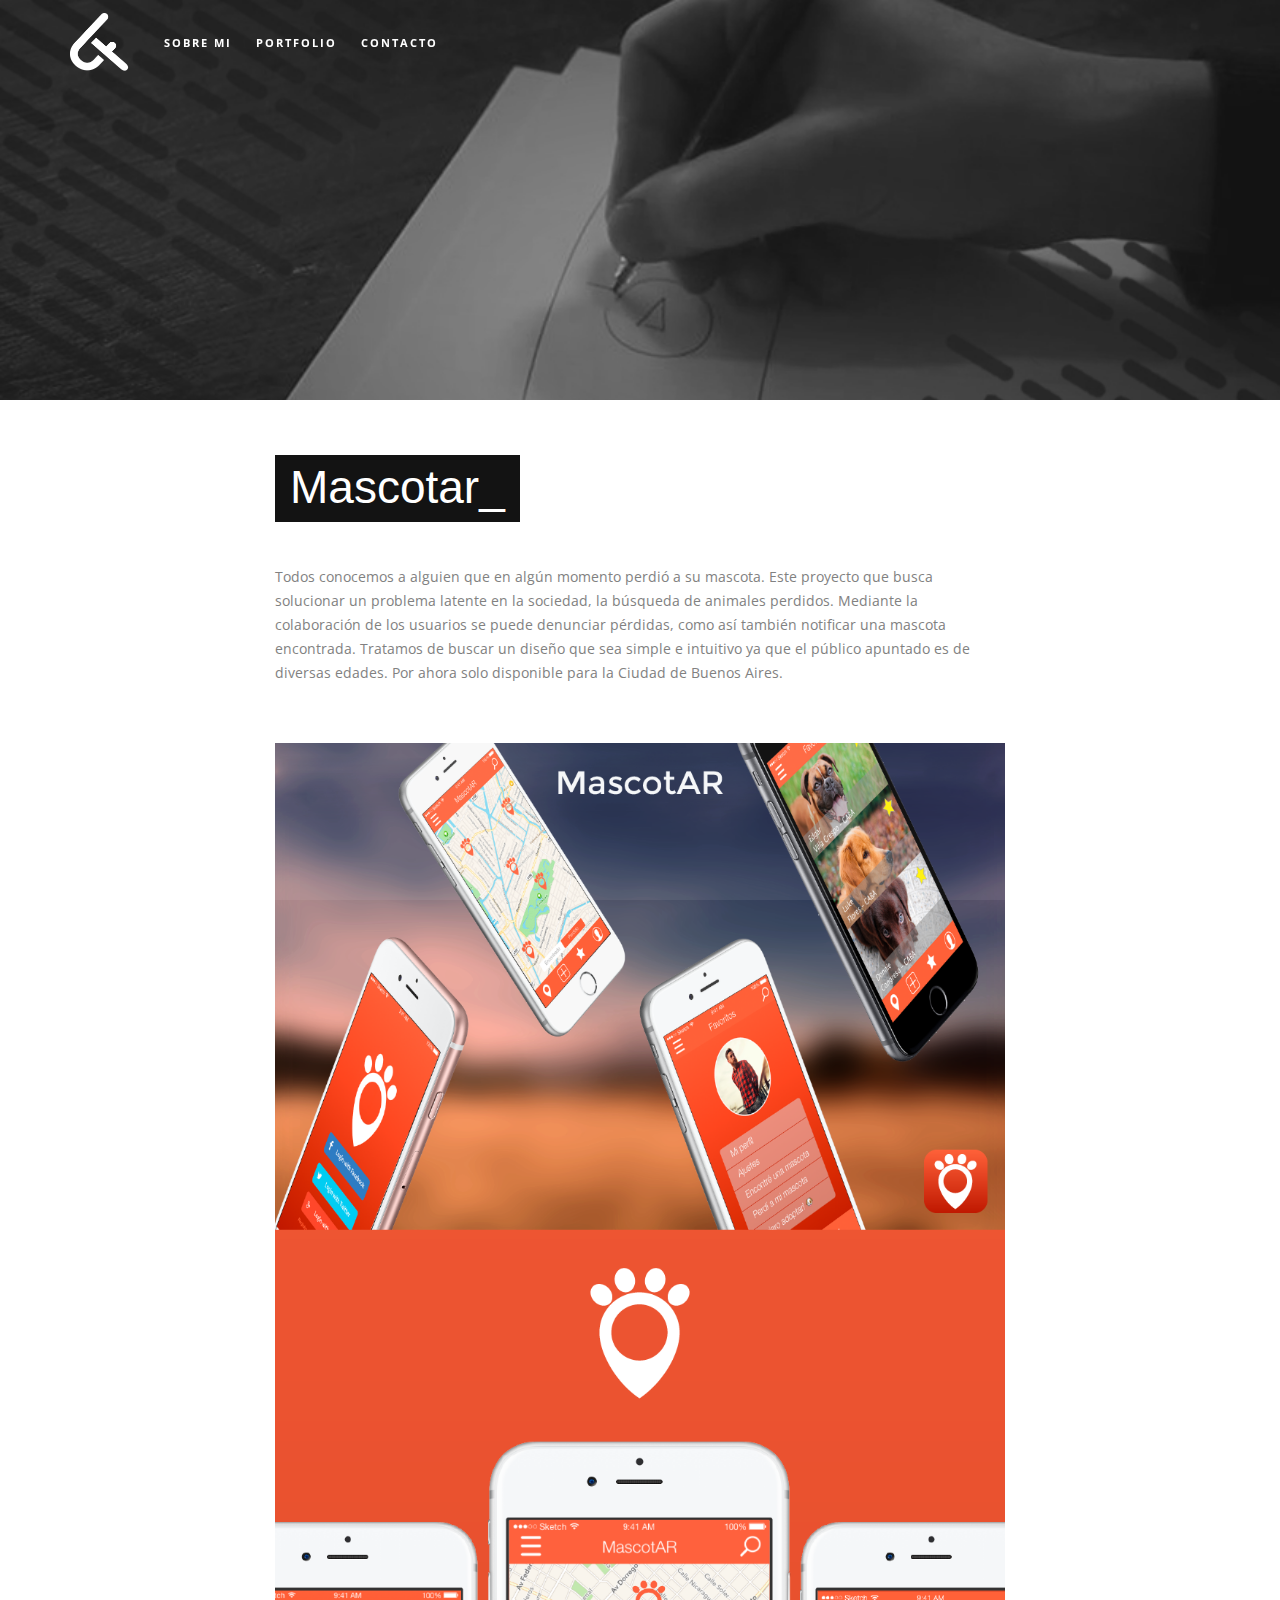
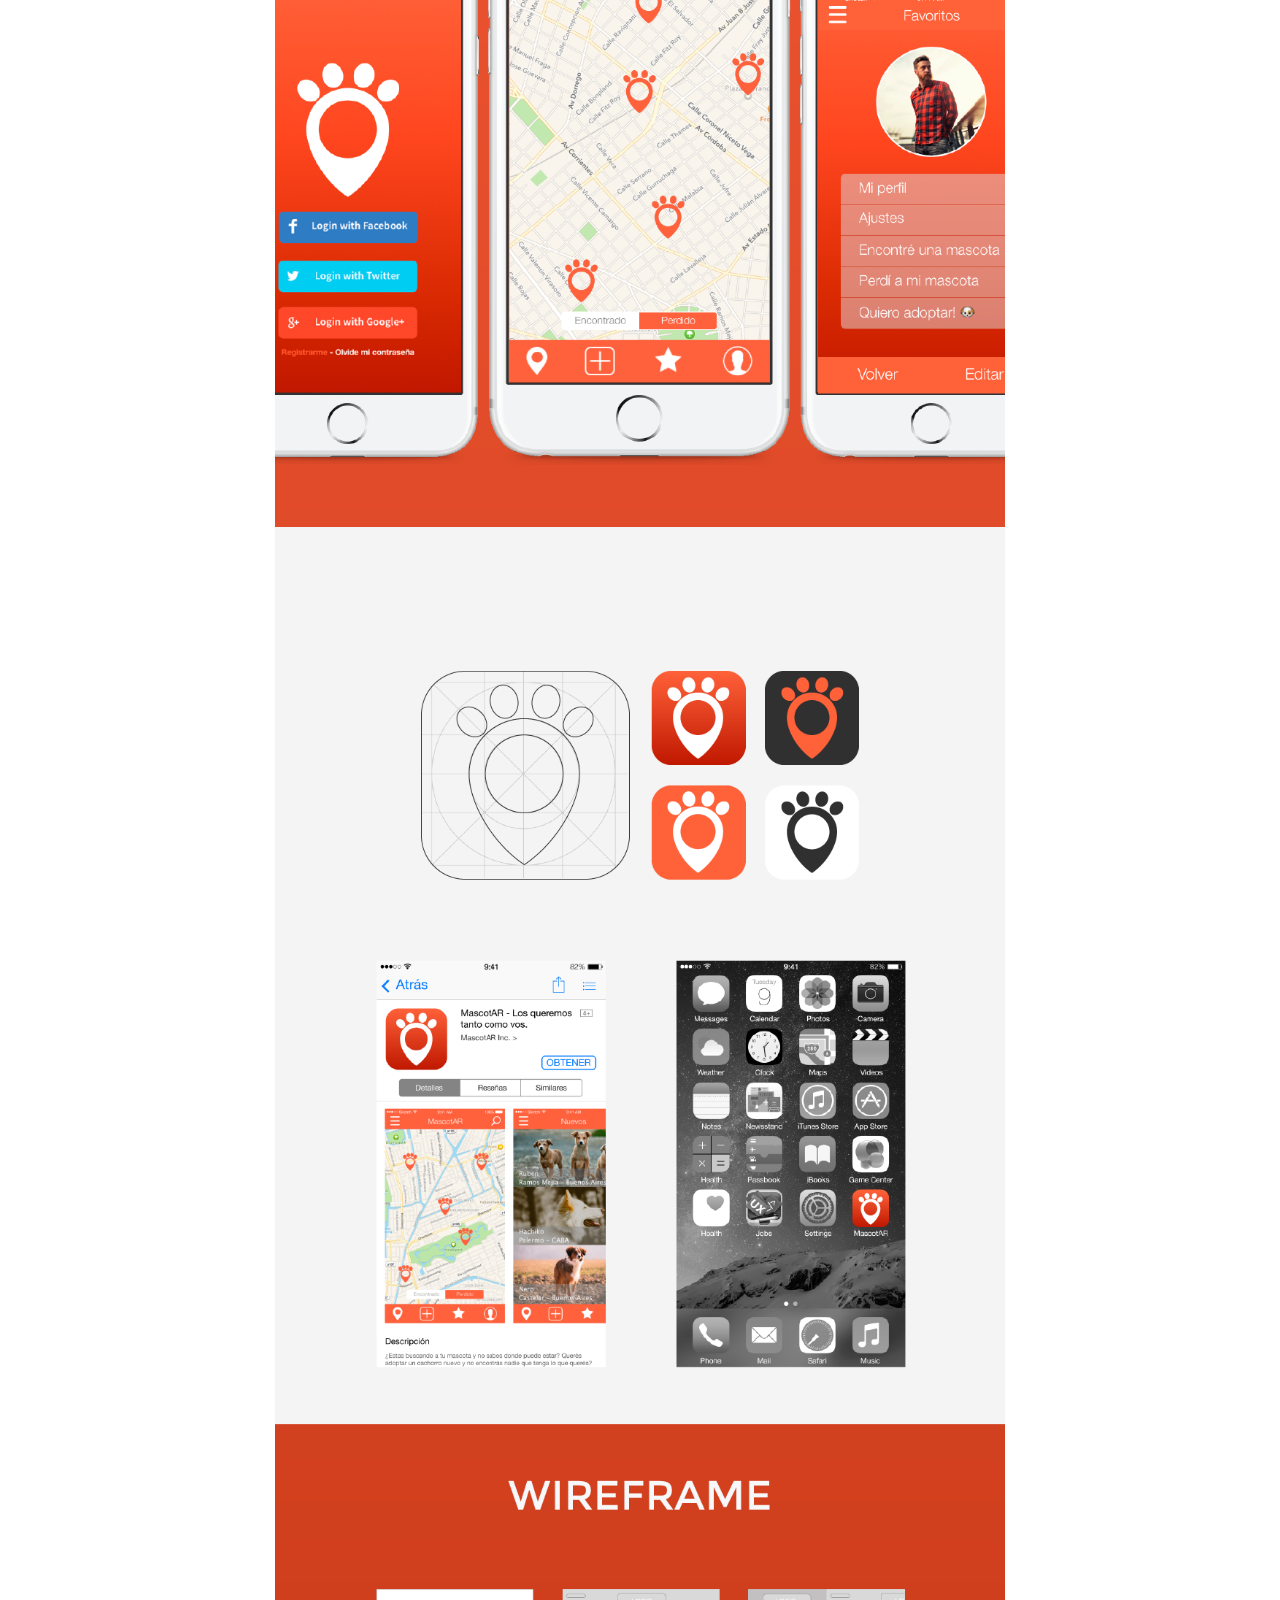
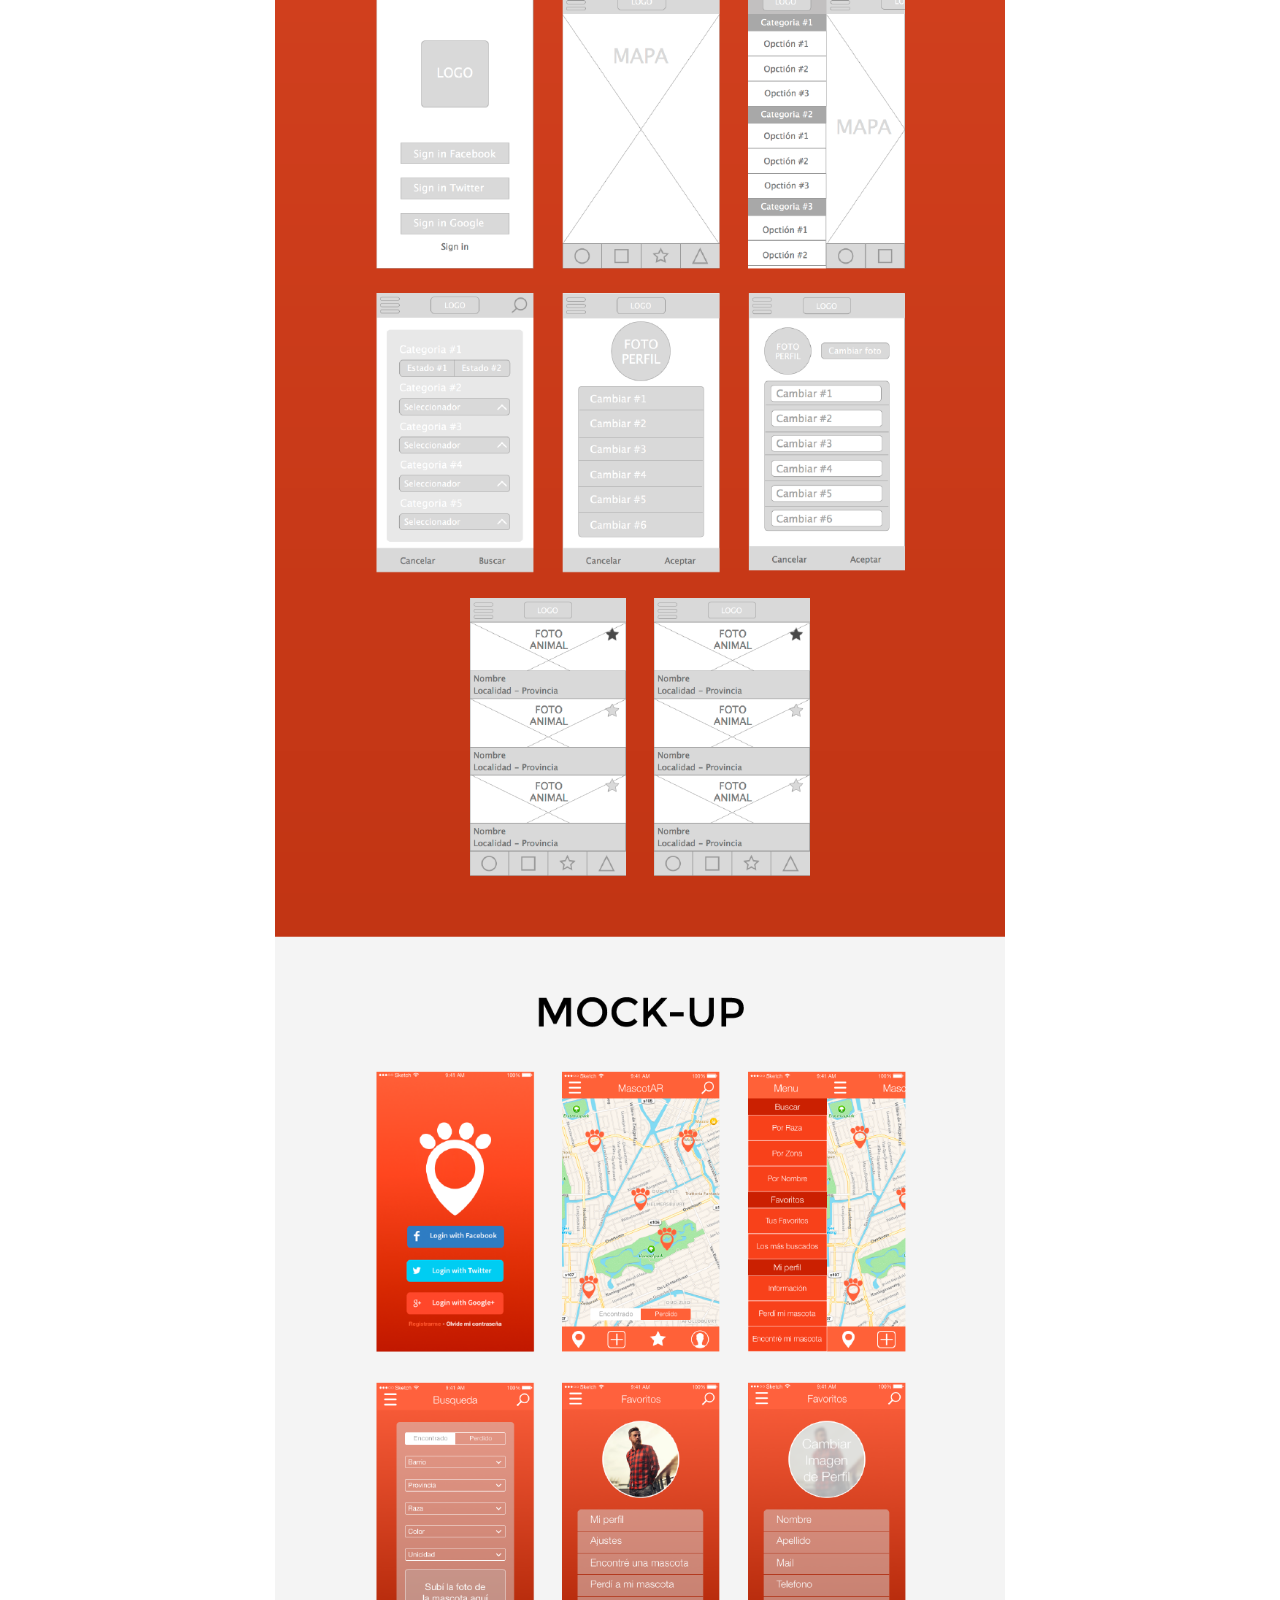
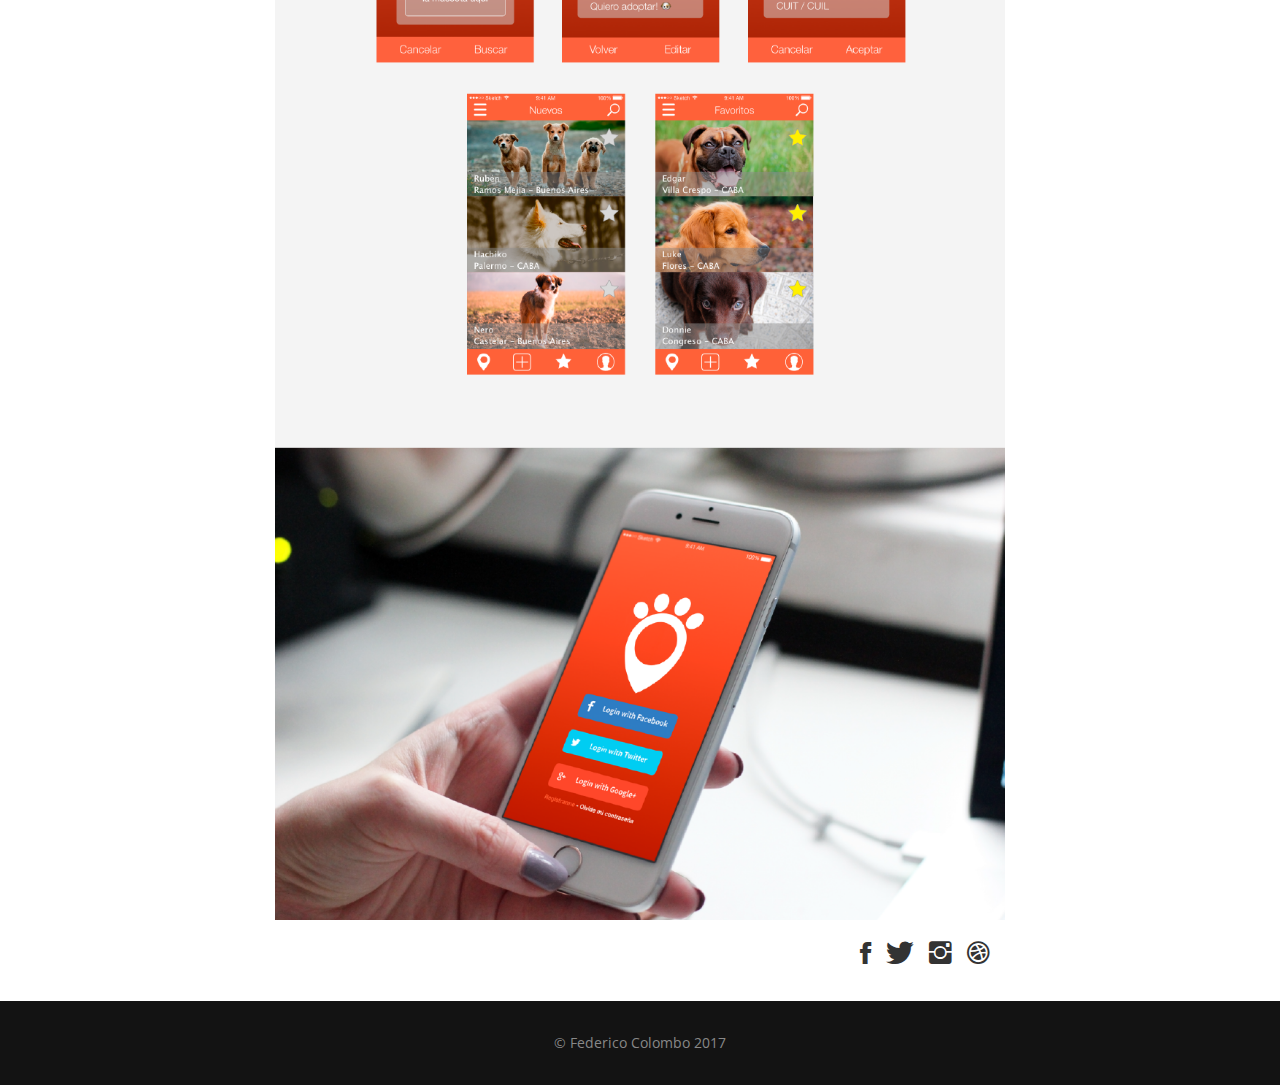
<file: mascotar.html>
<!DOCTYPE html>
<html lang="en">

<head>
    <meta charset="utf-8">
    <meta http-equiv="X-UA-Compatible" content="IE=edge">
    <meta name="viewport" content="width=device-width, initial-scale=1">
    <title>Federico Colombo</title>
    <link rel="icon" href="img/logo%20miniatura-21.png" type="image/x-icon">
    <!-- Bootstrap -->
    <link href="css/bootstrap.min.css" rel="stylesheet">
    <link href="ionicons/css/ionicons.min.css" rel="stylesheet">
    <link href="css/animate.min.css" rel="stylesheet">
    <link href="css/aos.css" rel="stylesheet">
    <!-- main style -->
    <link href="css/style.css" rel="stylesheet">
    <!-- HTML5 shim and Respond.js for IE8 support of HTML5 elements and media queries -->
    <!-- WARNING: Respond.js doesn't work if you view the page via file:// -->
    <!--[if lt IE 9]>
      <script src="https://oss.maxcdn.com/html5shiv/3.7.3/html5shiv.min.js"></script>
      <script src="https://oss.maxcdn.com/respond/1.4.2/respond.min.js"></script>
    <![endif]-->
</head>

<body>

    <!-- Preloader -->
    <div id="preloader">
        <div id="status">

            <div class="preloader" aria-busy="true" aria-label="Loading, please wait." role="progressbar">
            </div>

        </div>
    </div>
    <!-- ./Preloader -->
    
    <!-- header -->
    <header class="navbar-fixed-top">
        <div class="container">
          <nav>
           <a href="./index.html">
                    <img src="img/Logo%20solo-04.png" width="60">
         </a>
            <ul>
                <li><a href="./index.html#about">sobre mi</a></li>
                <li><a href="./index.html#projects">portfolio</a></li>
                <li><a href="./index.html#contact">contacto</a></li>
            </ul>
            </nav>
        </div>
    </header>
    <!-- ./header -->
    
    <!-- home -->
     <div class="title-hed" data-stellar-background-ratio="0.5">

    </div>
    <!-- ./home -->
    
    
    
    
    
    <div class="modal-content">
            <div class="container">
               
                <div class="portfolio-padding">
                    <div class="col-md-8 col-md-offset-2">
                        <h1 class="size-50"><span>Mascotar_</span></h1>
                        <div class="h-50"></div>
                        <p>Todos conocemos a alguien que en algún momento perdió a su mascota. Este proyecto que busca solucionar un problema latente en la sociedad, la búsqueda de animales perdidos. Mediante la colaboración de los usuarios se puede denunciar pérdidas, como así también notificar una mascota encontrada. Tratamos de buscar un diseño que sea simple e intuitivo ya que el público apuntado es de diversas edades. Por ahora solo disponible para la Ciudad de Buenos Aires.</p>
                        <br />
                        <br /> <img src="img/mascotarrr.png" alt="" class="img-responsive" />
                        <ul class="social" style="margin-top:18px;float:right;padding-bottom:20px;">
                    <li><a href="#"><i class="ion-social-facebook" style="font-size:30px" ></i></a></li>
                    <li><a href="#"><i class="ion-social-twitter" style="font-size:30px"></i></a></li>
                    <li><a href="#"><i class="ion-social-instagram" style="font-size:30px" ></i></a></li>
                    <li><a href="#"><i class="ion-social-dribbble" style="font-size:30px" ></i></a></li>
                </ul>
                    </div>
                    
                </div>
            </div>
        </div>
        
        
        
    
    <!-- footer -->
    <footer style="background-color:#131313;">
        <div class="container-fluid">
            <p class="copyright">© Federico Colombo 2017</p>
        </div>
    </footer>
    <!-- end footer -->

    
    
    
    <!-- jQuery -->
    <script src="js/jquery.js"></script>
    <!--  plugins  -->
    <script src="js/bootstrap.min.js"></script>
    <script src="js/plugins.js"></script>
    <script src="js/aos.js"></script>
    <script src="js/jquery.form.js"></script>
    <script src="js/jquery.validate.min.js"></script>

    <!--  main script  -->
    <script src="js/custom.js"></script>
</body>

</html>
</file>
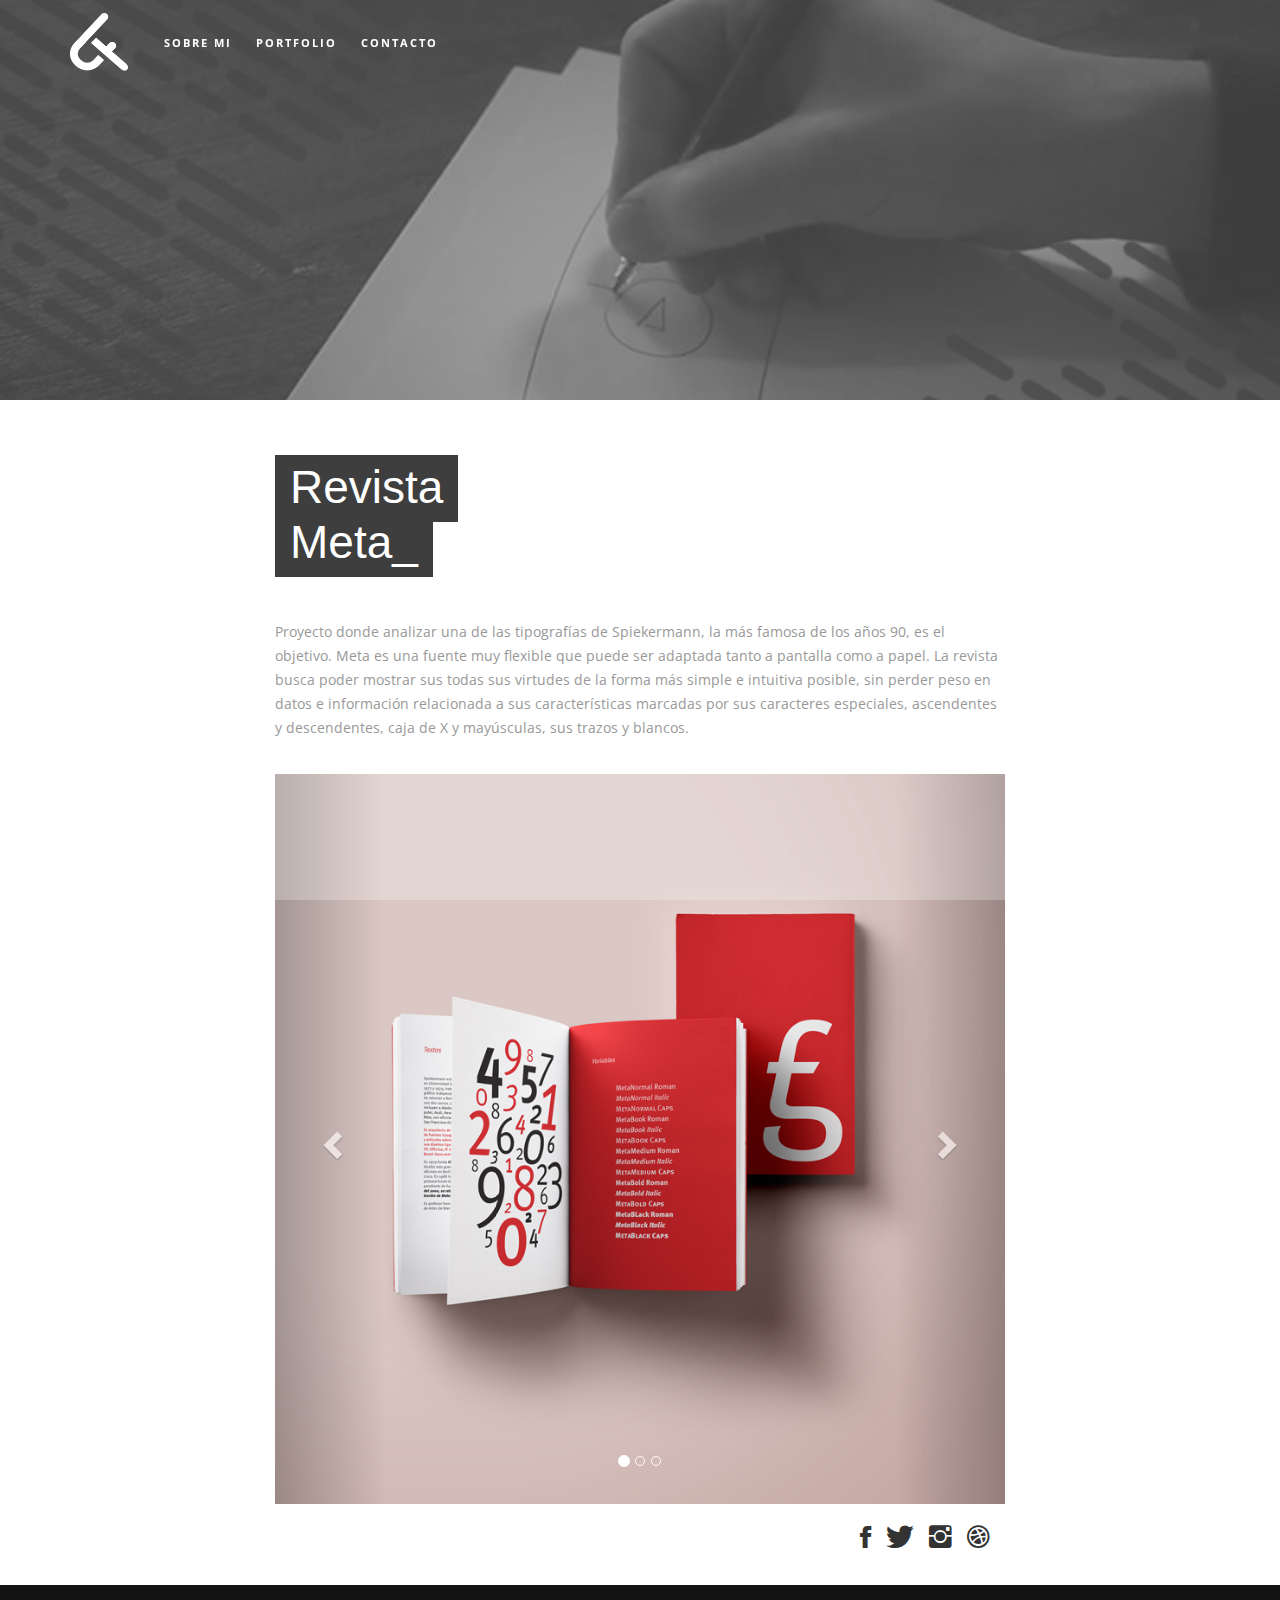
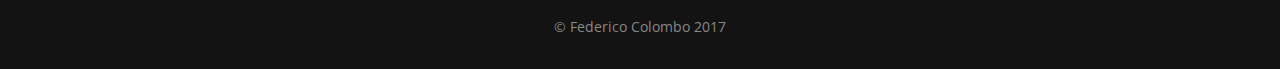
<file: meta.html>
<!DOCTYPE html>
<html lang="en">

<head>
    <meta charset="utf-8">
    <meta http-equiv="X-UA-Compatible" content="IE=edge">
    <meta name="viewport" content="width=device-width, initial-scale=1">
    <title>Federico Colombo</title>
    <link rel="icon" href="img/logo%20miniatura-21.png" type="image/x-icon">
    <!-- Bootstrap -->
    <link href="css/bootstrap.min.css" rel="stylesheet">
    <link href="ionicons/css/ionicons.min.css" rel="stylesheet">
    <link href="css/animate.min.css" rel="stylesheet">
    <link href="css/aos.css" rel="stylesheet">
    <!-- main style -->
    <link href="css/style.css" rel="stylesheet">
    <!-- HTML5 shim and Respond.js for IE8 support of HTML5 elements and media queries -->
    <!-- WARNING: Respond.js doesn't work if you view the page via file:// -->
    <!--[if lt IE 9]>
      <script src="https://oss.maxcdn.com/html5shiv/3.7.3/html5shiv.min.js"></script>
      <script src="https://oss.maxcdn.com/respond/1.4.2/respond.min.js"></script>
    <![endif]-->
</head>

<body>

    <!-- Preloader -->
    <div id="preloader">
        <div id="status">

            <div class="preloader" aria-busy="true" aria-label="Loading, please wait." role="progressbar">
            </div>

        </div>
    </div>
    <!-- ./Preloader -->
    
    <!-- header -->
    <header class="navbar-fixed-top">
        <div class="container">
          <nav>
           <a href="./index.html">
                    <img src="img/Logo%20solo-04.png" width="60">
         </a>
            <ul>
                <li><a href="./index.html#about">sobre mi</a></li>
                <li><a href="./index.html#projects">portfolio</a></li>
                <li><a href="./index.html#contact">contacto</a></li>
            </ul>
            </nav>
        </div>
    </header>
    <!-- ./header -->
    
    <!-- home -->
     <div class="title-hed" data-stellar-background-ratio="0.5">

    </div>
    <!-- ./home -->
    
    
    
    
    
    <div class="modal-content">
            <div class="container">
               
                <div class="portfolio-padding">
                    <div class="col-md-8 col-md-offset-2">
                        <h1 class="size-50"><span>Revista</span></h1>
                <h1 class="size-50"><span>Meta_</span></h1>
                        <div class="h-50"></div>
                        <p>Proyecto donde analizar una de las tipografías de Spiekermann, la más famosa de los años 90, es el objetivo. Meta es una fuente muy flexible que puede ser adaptada tanto a pantalla como a papel. 
La revista busca poder mostrar sus todas sus virtudes de la forma más simple e intuitiva posible, sin perder peso en datos e información relacionada a sus  características marcadas por sus caracteres especiales, ascendentes y descendentes, caja de X y mayúsculas, sus trazos y blancos.</p>
                       <br />
<div id="myCarousel" class="carousel slide" data-ride="carousel">
  
  <ol class="carousel-indicators">
    <li data-target="#myCarousel" data-slide-to="0" class="active"></li>
    <li data-target="#myCarousel" data-slide-to="1"></li>
    <li data-target="#myCarousel" data-slide-to="2"></li>
  </ol>

  
  <div class="carousel-inner">
    <div class="item active">
      <img src="img/meta1.jpg" alt="Los Angeles">
    </div>

    <div class="item">
      <img src="img/meta2.jpg" alt="Chicago">
    </div>

    <div class="item">
      <img src="img/meta3.jpg" alt="New York">
    </div>
  </div>

  
  <a class="left carousel-control" href="#myCarousel" data-slide="prev">
    <span class="glyphicon glyphicon-chevron-left"></span>
    <span class="sr-only">Previous</span>
  </a>
  <a class="right carousel-control" href="#myCarousel" data-slide="next">
    <span class="glyphicon glyphicon-chevron-right"></span>
    <span class="sr-only">Next</span>
  </a>
</div>

               <ul class="social" style="margin-top:18px;float:right;padding-bottom:20px;">
                    <li><a href="#"><i class="ion-social-facebook" style="font-size:30px" ></i></a></li>
                    <li><a href="#"><i class="ion-social-twitter" style="font-size:30px"></i></a></li>
                    <li><a href="#"><i class="ion-social-instagram" style="font-size:30px" ></i></a></li>
                    <li><a href="#"><i class="ion-social-dribbble" style="font-size:30px" ></i></a></li>
                </ul>
                    </div>
                    
                </div>
            </div>
        </div>
        
        
        
    
    <!-- footer -->
    <footer style="background-color:#131313;">
        <div class="container-fluid">
            <p class="copyright">© Federico Colombo 2017</p>
        </div>
    </footer>
    <!-- end footer -->

    
    
    
    <!-- jQuery -->
    <script src="js/jquery.js"></script>
    <!--  plugins  -->
    <script src="js/bootstrap.min.js"></script>
    <script src="js/plugins.js"></script>
    <script src="js/aos.js"></script>
    <script src="js/jquery.form.js"></script>
    <script src="js/jquery.validate.min.js"></script>

    <!--  main script  -->
    <script src="js/custom.js"></script>
</body>

</html>
</file>
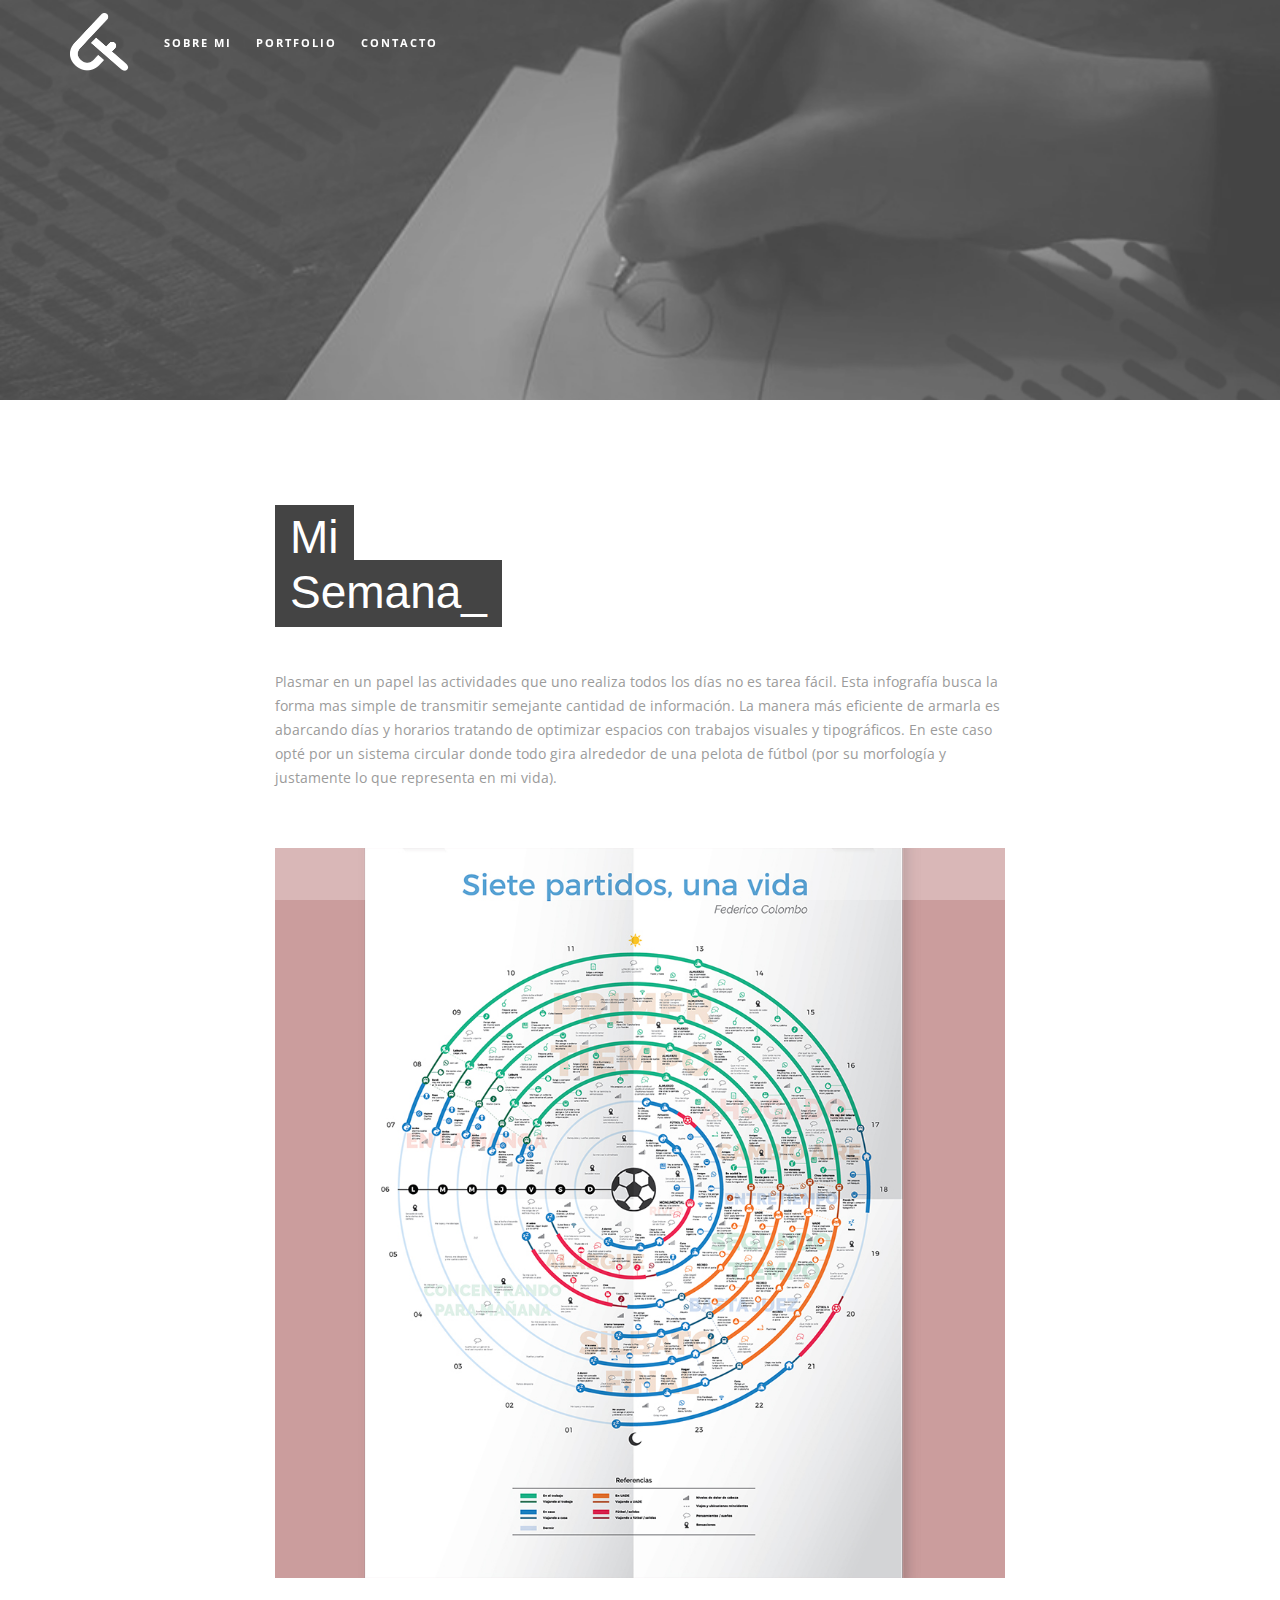
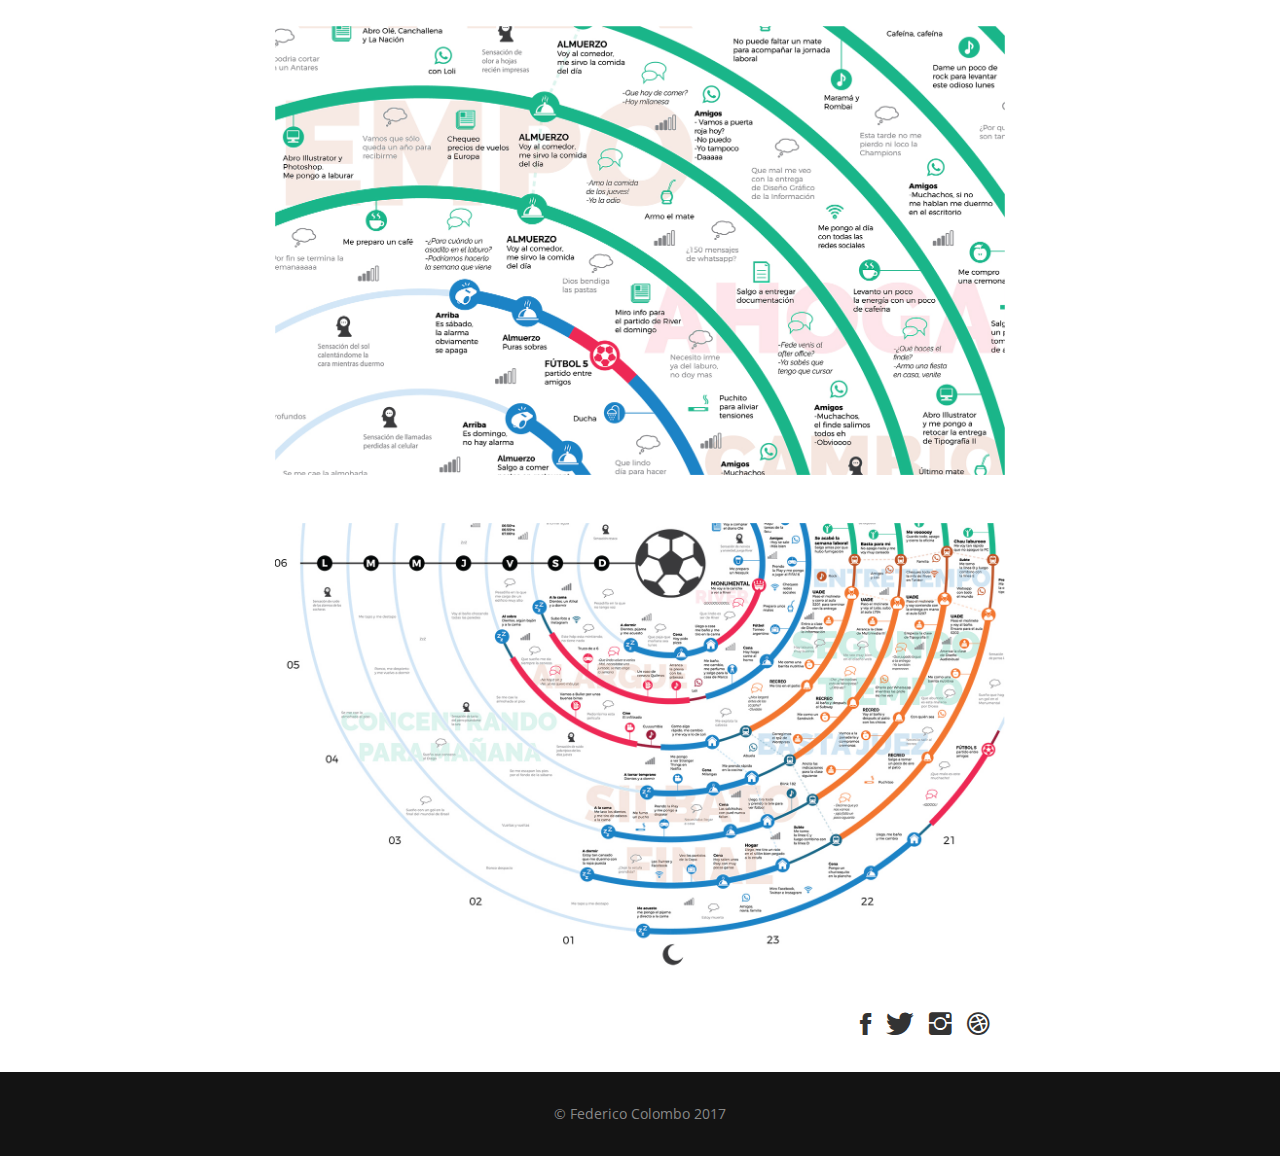
<file: misemana.html>
<!DOCTYPE html>
<html lang="en">

<head>
    <meta charset="utf-8">
    <meta http-equiv="X-UA-Compatible" content="IE=edge">
    <meta name="viewport" content="width=device-width, initial-scale=1">
    <title>Federico Colombo</title>
    <link rel="icon" href="img/logo%20miniatura-21.png" type="image/x-icon">
    <!-- Bootstrap -->
    <link href="css/bootstrap.min.css" rel="stylesheet">
    <link href="ionicons/css/ionicons.min.css" rel="stylesheet">
    <link href="css/animate.min.css" rel="stylesheet">
    <link href="css/aos.css" rel="stylesheet">
    <!-- main style -->
    <link href="css/style.css" rel="stylesheet">
    <!-- HTML5 shim and Respond.js for IE8 support of HTML5 elements and media queries -->
    <!-- WARNING: Respond.js doesn't work if you view the page via file:// -->
    <!--[if lt IE 9]>
      <script src="https://oss.maxcdn.com/html5shiv/3.7.3/html5shiv.min.js"></script>
      <script src="https://oss.maxcdn.com/respond/1.4.2/respond.min.js"></script>
    <![endif]-->
</head>

<body>

    <!-- Preloader -->
    <div id="preloader">
        <div id="status">

            <div class="preloader" aria-busy="true" aria-label="Loading, please wait." role="progressbar">
            </div>

        </div>
    </div>
    <!-- ./Preloader -->
    
    <!-- header -->
    <header class="navbar-fixed-top">
        <div class="container">
          <nav>
           <a href="./index.html">
                    <img src="img/Logo%20solo-04.png" width="60">
         </a>
            <ul>
                <li><a href="./index.html#about">sobre mi</a></li>
                <li><a href="./index.html#projects">portfolio</a></li>
                <li><a href="./index.html#contact">contacto</a></li>
            </ul>
            </nav>
        </div>
    </header>
    <!-- ./header -->
    
    <!-- home -->
     <div class="title-hed" data-stellar-background-ratio="0.5">

    </div>
    <!-- ./home -->
    
    
    
    
    
    <div class="modal-content">
            <div class="container">
               
                <div class="portfolio-padding">
                    <div class="col-md-8 col-md-offset-2">
                        <div class="portfolio-padding">
                        <h1 class="size-50"><span>Mi</span></h1>
                <h1 class="size-50"><span>Semana_</span></h1>
                        <div class="h-50"></div>
                        <p>Plasmar en un papel las actividades que uno realiza todos los días no es tarea fácil. Esta infografía busca la forma mas simple de transmitir semejante cantidad de información. La manera más eficiente de armarla es abarcando días y horarios tratando de optimizar espacios con trabajos visuales y tipográficos. En este caso opté por un sistema circular donde todo gira alrededor de una pelota de fútbol (por su morfología y justamente lo que representa en mi vida).</p>
                        <br />
                        <br /> <img src="img/tp%20infografia.jpg" alt="" class="img-responsive" />
                        <br />
                    <br />
                        <img src="img/misemana.jpg" alt="" class="img-responsive" />
                        <br />
                        <br />
                        <img src="img/misemana2.jpg" alt="" class="img-responsive" />
                        <ul class="social" style="margin-top:18px;float:right;padding-bottom:20px;">
                    <li><a href="#"><i class="ion-social-facebook" style="font-size:30px" ></i></a></li>
                    <li><a href="#"><i class="ion-social-twitter" style="font-size:30px"></i></a></li>
                    <li><a href="#"><i class="ion-social-instagram" style="font-size:30px" ></i></a></li>
                    <li><a href="#"><i class="ion-social-dribbble" style="font-size:30px" ></i></a></li>
                </ul>
                    </div>
                    
                </div>
            </div>
        </div>
        
        
        
    
    <!-- footer -->
    <footer style="background-color:#131313;">
        <div class="container-fluid">
            <p class="copyright">© Federico Colombo 2017</p>
        </div>
    </footer>
    <!-- end footer -->

    
    
    
    <!-- jQuery -->
    <script src="js/jquery.js"></script>
    <!--  plugins  -->
    <script src="js/bootstrap.min.js"></script>
    <script src="js/plugins.js"></script>
    <script src="js/aos.js"></script>
    <script src="js/jquery.form.js"></script>
    <script src="js/jquery.validate.min.js"></script>

    <!--  main script  -->
    <script src="js/custom.js"></script>
</body>

</html>
</file>
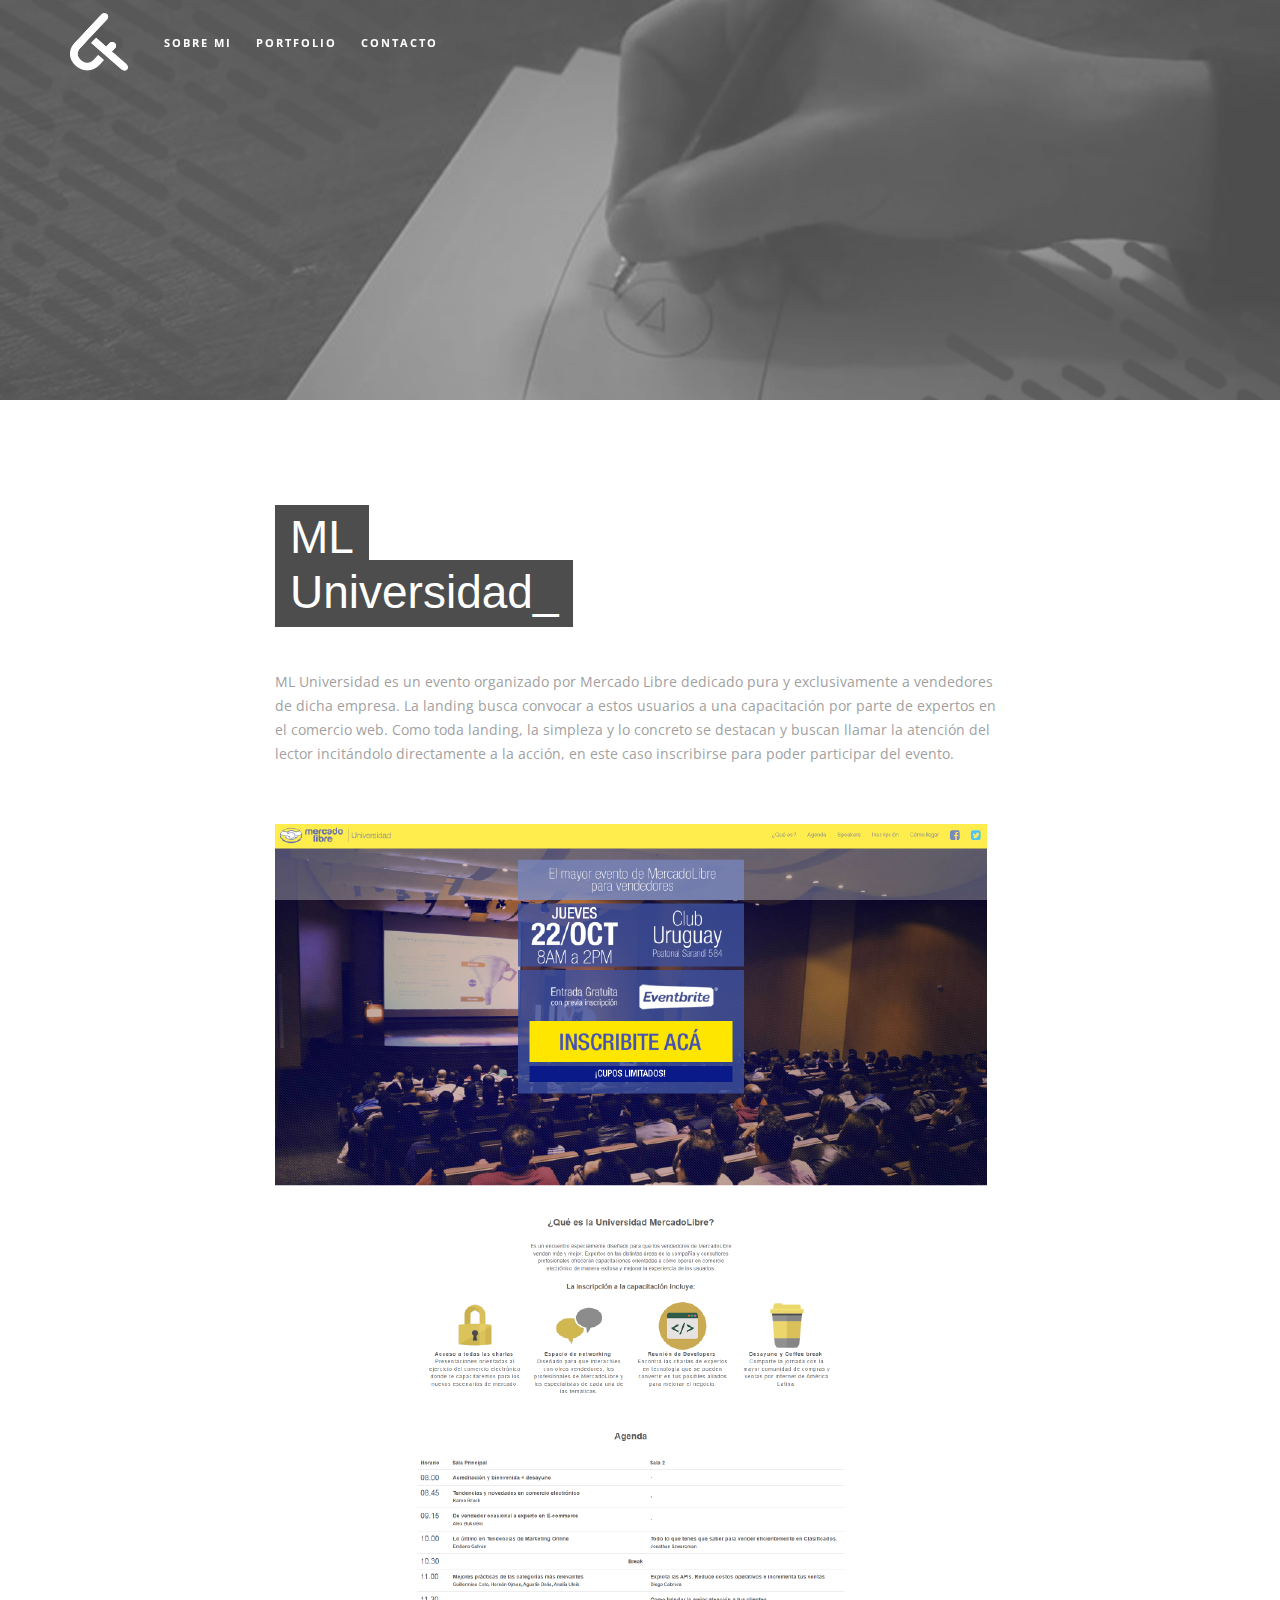
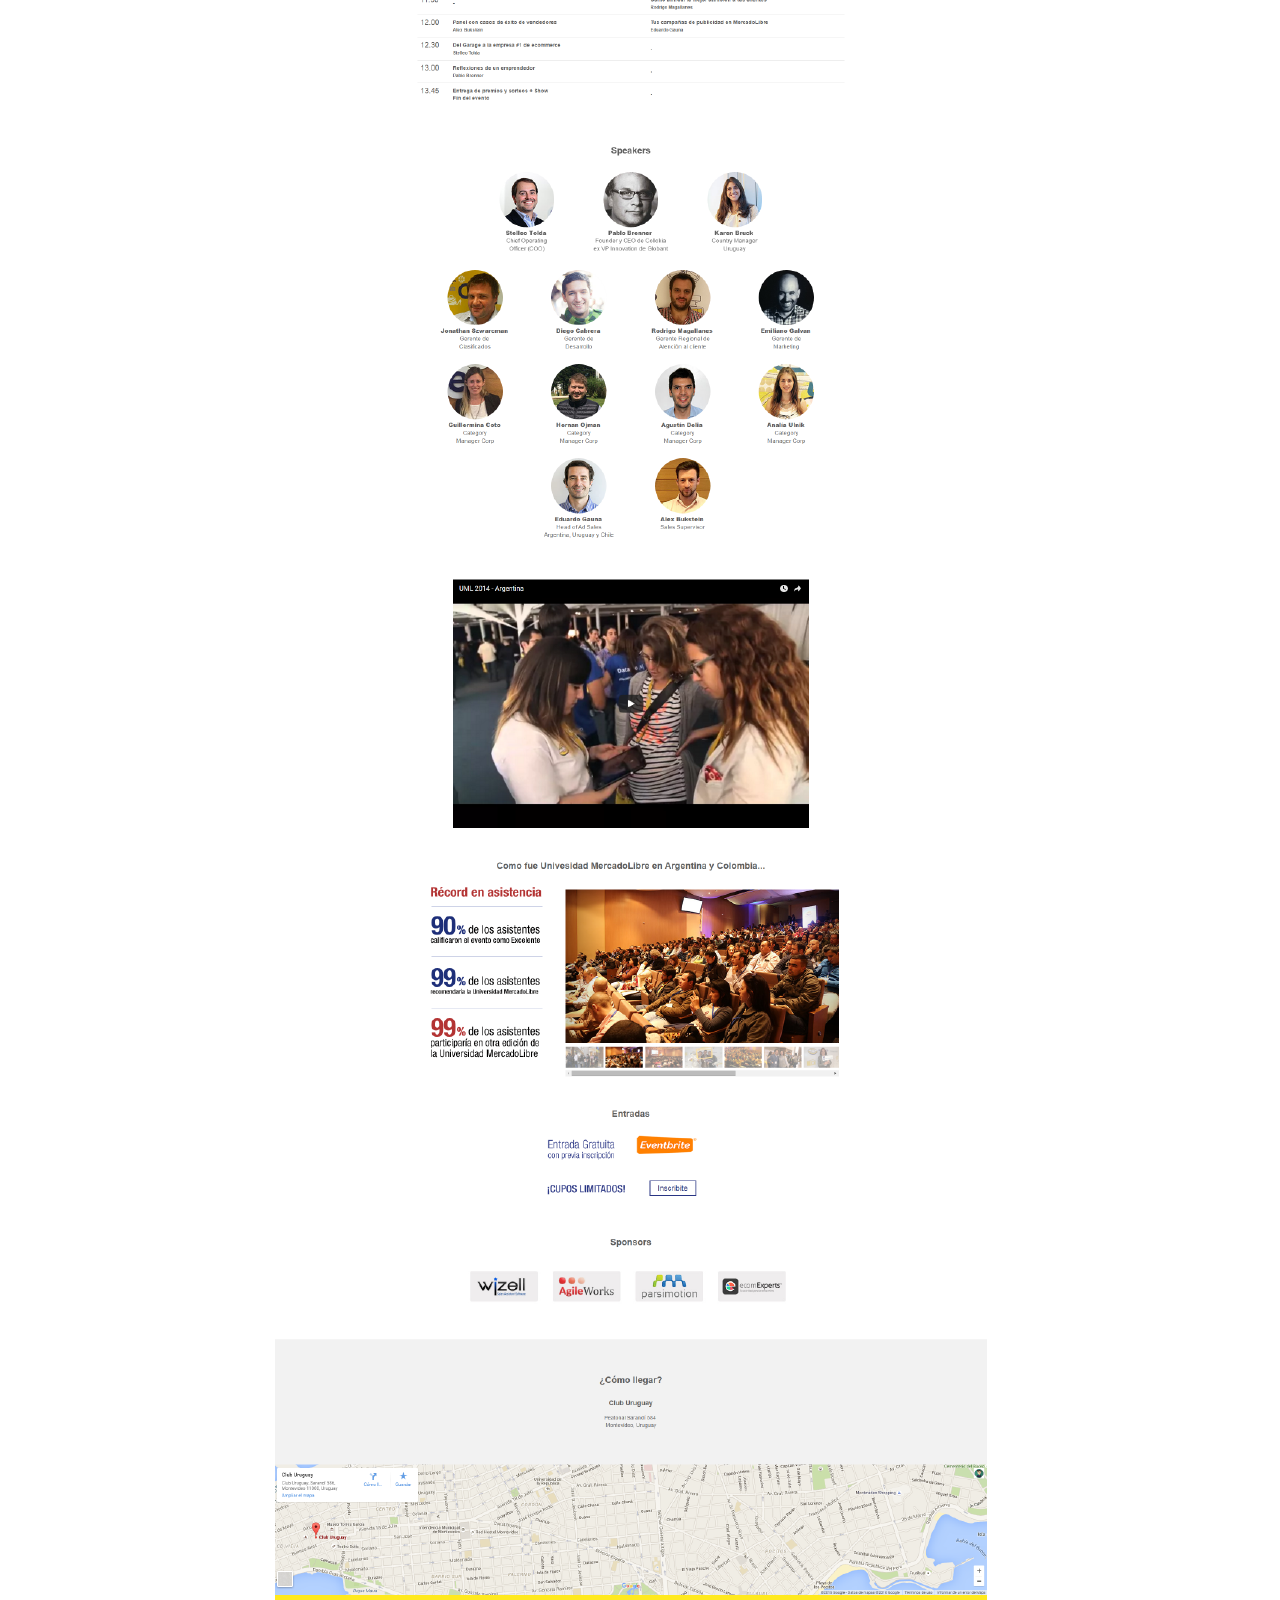
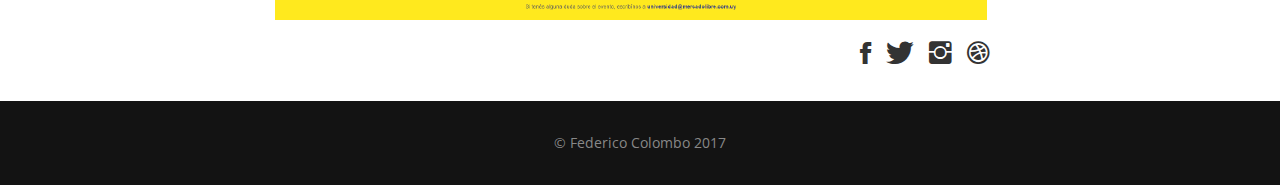
<file: ml.html>
<!DOCTYPE html>
<html lang="en">

<head>
    <meta charset="utf-8">
    <meta http-equiv="X-UA-Compatible" content="IE=edge">
    <meta name="viewport" content="width=device-width, initial-scale=1">
    <title>Federico Colombo</title>
    <link rel="icon" href="img/logo%20miniatura-21.png" type="image/x-icon">
    <!-- Bootstrap -->
    <link href="css/bootstrap.min.css" rel="stylesheet">
    <link href="ionicons/css/ionicons.min.css" rel="stylesheet">
    <link href="css/animate.min.css" rel="stylesheet">
    <link href="css/aos.css" rel="stylesheet">
    <!-- main style -->
    <link href="css/style.css" rel="stylesheet">
    <!-- HTML5 shim and Respond.js for IE8 support of HTML5 elements and media queries -->
    <!-- WARNING: Respond.js doesn't work if you view the page via file:// -->
    <!--[if lt IE 9]>
      <script src="https://oss.maxcdn.com/html5shiv/3.7.3/html5shiv.min.js"></script>
      <script src="https://oss.maxcdn.com/respond/1.4.2/respond.min.js"></script>
    <![endif]-->
</head>

<body>

    <!-- Preloader -->
    <div id="preloader">
        <div id="status">

            <div class="preloader" aria-busy="true" aria-label="Loading, please wait." role="progressbar">
            </div>

        </div>
    </div>
    <!-- ./Preloader -->
    
    <!-- header -->
    <header class="navbar-fixed-top">
        <div class="container">
          <nav>
           <a href="./index.html">
                    <img src="img/Logo%20solo-04.png" width="60">
         </a>
            <ul>
                <li><a href="./index.html#about">sobre mi</a></li>
                <li><a href="./index.html#projects">portfolio</a></li>
                <li><a href="./index.html#contact">contacto</a></li>
            </ul>
            </nav>
        </div>
    </header>
    <!-- ./header -->
    
    <!-- home -->
     <div class="title-hed" data-stellar-background-ratio="0.5">

    </div>
    <!-- ./home -->
    
    
    
    
    
    <div class="modal-content">
            <div class="container">
               
                <div class="portfolio-padding">
                    <div class="col-md-8 col-md-offset-2">
                        <div class="portfolio-padding">
                        <h1 class="size-50"><span>ML</span></h1>
                <h1 class="size-50"><span>Universidad_</span></h1>
                        <div class="h-50"></div>
                        <p>ML Universidad es un evento organizado por Mercado Libre dedicado pura y exclusivamente a vendedores de dicha empresa. La landing busca convocar a estos usuarios a una capacitación por parte de expertos en el comercio web. Como toda landing, la simpleza y lo concreto se destacan y buscan llamar la atención del lector incitándolo directamente a la acción,  en este caso inscribirse para poder participar del evento.</p>
                        <br />
                        <br /> <img src="img/ml1.png" alt="" class="img-responsive" />
                        <ul class="social" style="margin-top:18px;float:right;padding-bottom:20px;">
                    <li><a href="#"><i class="ion-social-facebook" style="font-size:30px" ></i></a></li>
                    <li><a href="#"><i class="ion-social-twitter" style="font-size:30px"></i></a></li>
                    <li><a href="#"><i class="ion-social-instagram" style="font-size:30px" ></i></a></li>
                    <li><a href="#"><i class="ion-social-dribbble" style="font-size:30px" ></i></a></li>
                </ul>
                    </div>
                    
                </div>
            </div>
        </div>
        
        
        
    
    <!-- footer -->
    <footer style="background-color:#131313;">
        <div class="container-fluid">
            <p class="copyright">© Federico Colombo 2017</p>
        </div>
    </footer>
    <!-- end footer -->

    
    
    
    <!-- jQuery -->
    <script src="js/jquery.js"></script>
    <!--  plugins  -->
    <script src="js/bootstrap.min.js"></script>
    <script src="js/plugins.js"></script>
    <script src="js/aos.js"></script>
    <script src="js/jquery.form.js"></script>
    <script src="js/jquery.validate.min.js"></script>

    <!--  main script  -->
    <script src="js/custom.js"></script>
</body>

</html>
</file>
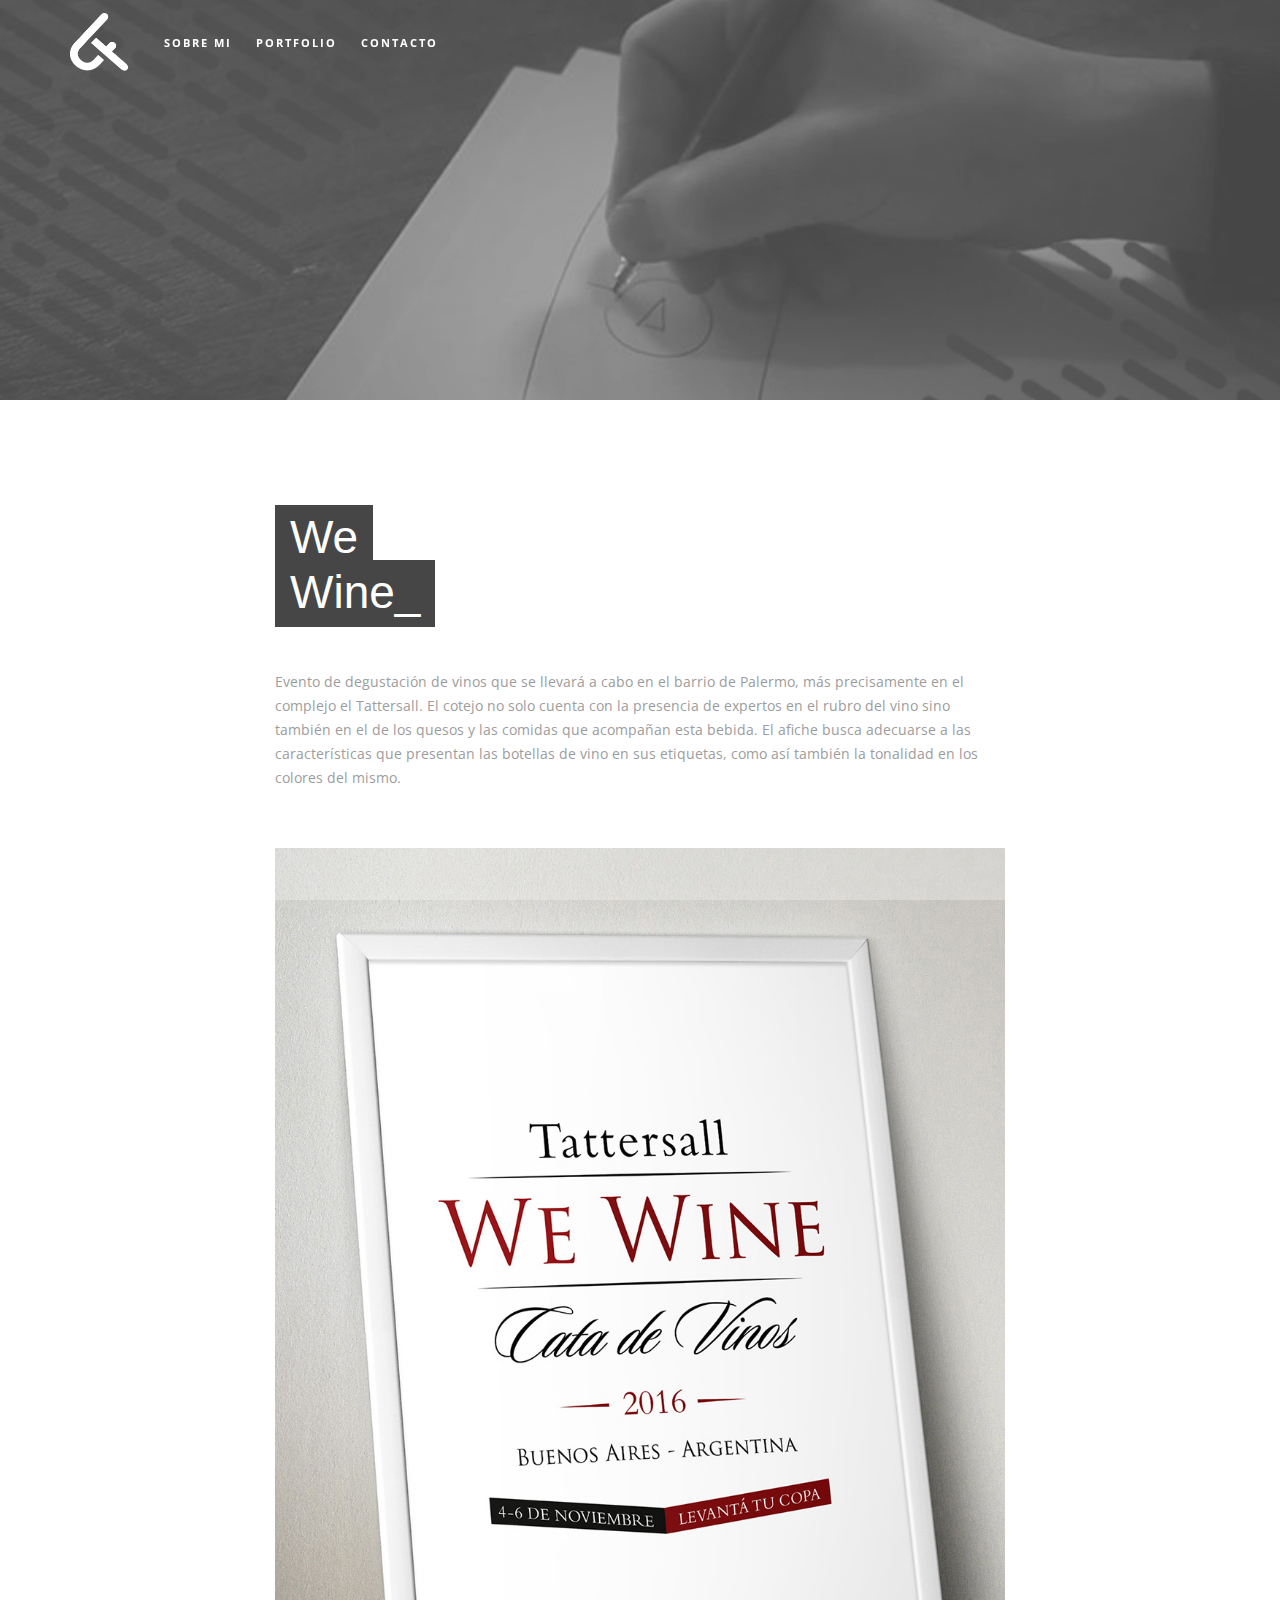
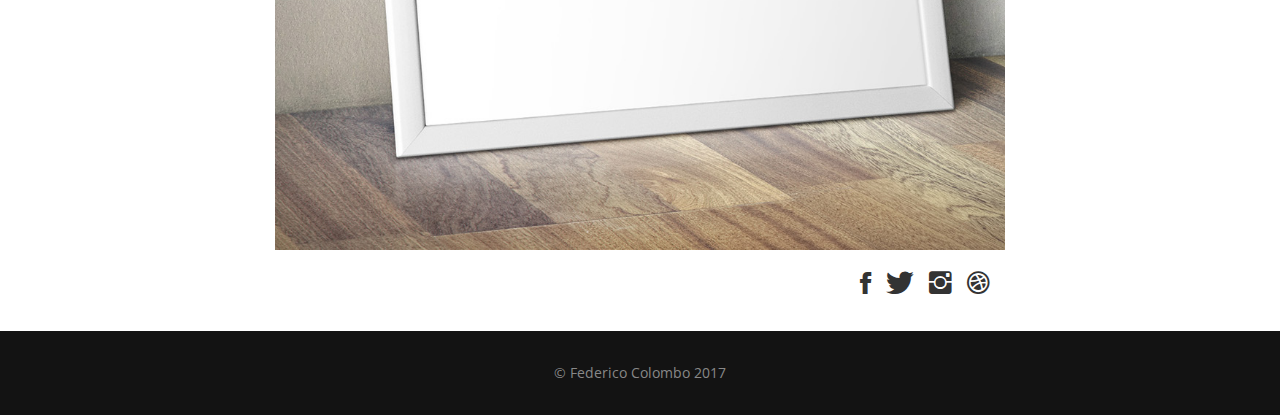
<file: wewine.html>
<!DOCTYPE html>
<html lang="en">

<head>
    <meta charset="utf-8">
    <meta http-equiv="X-UA-Compatible" content="IE=edge">
    <meta name="viewport" content="width=device-width, initial-scale=1">
    <title>Federico Colombo</title>
    <link rel="icon" href="img/logo%20miniatura-21.png" type="image/x-icon">
    <!-- Bootstrap -->
    <link href="css/bootstrap.min.css" rel="stylesheet">
    <link href="ionicons/css/ionicons.min.css" rel="stylesheet">
    <link href="css/animate.min.css" rel="stylesheet">
    <link href="css/aos.css" rel="stylesheet">
    <!-- main style -->
    <link href="css/style.css" rel="stylesheet">
    <!-- HTML5 shim and Respond.js for IE8 support of HTML5 elements and media queries -->
    <!-- WARNING: Respond.js doesn't work if you view the page via file:// -->
    <!--[if lt IE 9]>
      <script src="https://oss.maxcdn.com/html5shiv/3.7.3/html5shiv.min.js"></script>
      <script src="https://oss.maxcdn.com/respond/1.4.2/respond.min.js"></script>
    <![endif]-->
</head>

<body>

    <!-- Preloader -->
    <div id="preloader">
        <div id="status">

            <div class="preloader" aria-busy="true" aria-label="Loading, please wait." role="progressbar">
            </div>

        </div>
    </div>
    <!-- ./Preloader -->
    
    <!-- header -->
    <header class="navbar-fixed-top">
        <div class="container">
          <nav>
           <a href="./index.html">
                    <img src="img/Logo%20solo-04.png" width="60">
         </a>
            <ul>
                <li><a href="./index.html#about">sobre mi</a></li>
                <li><a href="./index.html#projects">portfolio</a></li>
                <li><a href="./index.html#contact">contacto</a></li>
            </ul>
            </nav>
        </div>
    </header>
    <!-- ./header -->
    
    <!-- home -->
     <div class="title-hed" data-stellar-background-ratio="0.5">

    </div>
    <!-- ./home -->
    
    
    
    
    
    <div class="modal-content">
            <div class="container">
               
                <div class="portfolio-padding">
                    <div class="col-md-8 col-md-offset-2">
                        <div class="portfolio-padding">
                        <h1 class="size-50" ><span>We</span></h1>
                <h1 class="size-50" ><span>Wine_</span></h1>
                        <div class="h-50"></div>
                        <p>Evento de degustación de vinos que se llevará a cabo en el barrio de Palermo, más precisamente en el complejo el Tattersall. El cotejo no solo cuenta con la presencia de expertos en el rubro del vino sino también en el de los quesos y las comidas que acompañan esta bebida. El afiche busca adecuarse a las características que presentan las botellas de vino en sus etiquetas, como así también la tonalidad en los colores del mismo.</p>
                        <br />
                        <br /> <img src="img/wewine1.jpg" alt="" class="img-responsive" />
                        <ul class="social" style="margin-top:18px;float:right;padding-bottom:20px;">
                    <li><a href="#"><i class="ion-social-facebook" style="font-size:30px" ></i></a></li>
                    <li><a href="#"><i class="ion-social-twitter" style="font-size:30px"></i></a></li>
                    <li><a href="#"><i class="ion-social-instagram" style="font-size:30px" ></i></a></li>
                    <li><a href="#"><i class="ion-social-dribbble" style="font-size:30px" ></i></a></li>
                </ul>
                    </div>
                    
                </div>
            </div>
        </div>
        
        
        
    
    <!-- footer -->
    <footer style="background-color:#131313;">
        <div class="container-fluid">
            <p class="copyright">© Federico Colombo 2017</p>
        </div>
    </footer>
    <!-- end footer -->

    
    
    
    <!-- jQuery -->
    <script src="js/jquery.js"></script>
    <!--  plugins  -->
    <script src="js/bootstrap.min.js"></script>
    <script src="js/plugins.js"></script>
    <script src="js/aos.js"></script>
    <script src="js/jquery.form.js"></script>
    <script src="js/jquery.validate.min.js"></script>

    <!--  main script  -->
    <script src="js/custom.js"></script>
</body>

</html>
</file>
<file: css/style.css>
@import 'https://fonts.googleapis.com/css?family=Lato:100,100i,300,300i,400,400i,700,700i,900,900i|Open+Sans:300,300i,400,400i,600,600i,700,700i,800,800i|Playfair+Display:400,400i,700,700i,900,900i';

/*
font-family: 'Playfair Display', serif;
font-family: 'Lato', sans-serif;
font-family: 'Open Sans', sans-serif;
*/


/* typography
==================================================*/

h1 {
    font-family: 'raleway', sans-serif;
    font-size: 80px;
    line-height: 70px;     
    color: white;
}
h1 span {
    background-color: black;
    padding: 6px 15px 9px;
}

h4 {
    font-family: 'montserrat', sans-serif;
    text-transform: capitalize;
    letter-spacing: 2px;
    position: relative;
    color: #a94442;
    margin-left: 4px;
    font-weight: 700;
    margin-bottom: 35px;
}


/*h4:before {
    position: absolute;
    width: 30px;
    left: -40px;
    content: "";
    display: block;
    height: 2px;
    background: #a94442;
    top: 9px;
}*/

p {
    color:#777;
}


/* General
==================================================*/

body {
    font-family: 'Open Sans', sans-serif;
    font-size: 14px;
    line-height: 24px;
}

.size-50 {
    font-size: 46px;
    line-height: 35px;
        
}

.h-50 {
    height: 50px;
}


/* preloader
==================================================*/

#preloader {
    position: fixed;
    top: 0;
    left: 0;
    right: 0;
    bottom: 0;
    background-color: #fff;
    z-index: 10000
}

#status,
.preloader {
    top: 50%;
    left: 50%;
    position: absolute
}

#status {
    width: 100px;
    height: 100px;
    background-repeat: no-repeat;
    background-position: center;
    margin: -50px 0 0 -50px
}

.preloader {
    height: 40px;
    width: 40px;
    margin-top: -20px;
    margin-left: -20px
}

.preloader:before {
    content: "";
    display: block;
    position: absolute;
    left: -1px;
    top: -1px;
    height: 100%;
    width: 100%;
    -webkit-animation: rotation 1s linear infinite;
    animation: rotation 1s linear infinite;
    border: 2px solid #425BB5;
    border-top: 2px solid transparent;
    border-radius: 100%
}

.preloader>.icon {
    position: absolute;
    top: 50%;
    left: 50%;
    height: 25px;
    width: 10.6px;
    margin-top: -12.5px;
    margin-left: -5.3px;
    -webkit-animation: wink 1s ease-in-out infinite alternate;
    animation: wink 1s ease-in-out infinite alternate
}

@media only screen and (min-width:768px) {
    .preloader {
        height: 60px;
        width: 60px;
        margin-top: -30px;
        margin-left: -30px
    }
    .preloader:before {
        left: -2px;
        top: -2px;
        border-width: 2px
    }
    .preloader>.icon {
        height: 37.5px;
        width: 15.9px;
        margin-top: -18.75px;
        margin-left: -7.95px
    }
}

@media only screen and (min-width:1200px) {
    .preloader {
        height: 60px;
        width: 60px;
        margin-top: -30px;
        margin-left: -30px
    }
    .preloader>.icon {
        height: 50px;
        width: 21.2px;
        margin-top: -25px;
        margin-left: -10.6px
    }
}

@-webkit-keyframes rotation {
    from {
        -webkit-transform: rotate(0);
        transform: rotate(0)
    }
    to {
        -webkit-transform: rotate(359deg);
        transform: rotate(359deg)
    }
}

@keyframes rotation {
    from {
        -webkit-transform: rotate(0);
        transform: rotate(0)
    }
    to {
        -webkit-transform: rotate(359deg);
        transform: rotate(359deg)
    }
}

@-webkit-keyframes wink {
    from {
        opacity: 0
    }
    to {
        opacity: 1
    }
}

@keyframes wink {
    from {
        opacity: 0
    }
    to {
        opacity: 1
    }
}


/* Header
==================================================*/

header {
    -webkit-transition: all .5s;
    transition: all .5s;
    height: 65px;
}

nav ul {
    display: inline-block;
    padding-left: 0;
    list-style: none;
    padding: 20px;
    margin-bottom: 0;
    -webkit-transition: all .5s;
    transition: all .5s;
}

nav li {
    display: inline-block;
    margin: 10px;
}

nav li a {
    text-transform: uppercase;
    letter-spacing: 2px;
    color: white;
    font-size: 11px;
    font-weight: bold;
}

.bg-nav {
    background: black;
    border-bottom: 1px solid black;
}

.bg-nav ul {
    padding: 10px;
}

.bg-nav img {
    width: 30px
}

a:focus {
    color: #777;
    text-decoration: none;
}

a:hover {
    color: #a94442;
    text-decoration: none;
}

a.active {
    color: #a94442;
}
/*
.toggle {
    padding: 20px 20px;
    text-align: right;
    box-sizing: border-box;
    color:white;
    font-size: 30px;
    display: none;
    width: 30%;
    float: right;
}*/


/* home section
==================================================*/

#home {
    background: url(../img/home-bg-2.jpg);
    background-size: cover;
    height: 100vh;
}

.table-cell {
    display: table-cell;
    vertical-align: middle;
}

.disply-table {
    display: table;
    height: 100vh;
}


/* about section
==================================================*/

#about {
    padding: 100px 0;
}

.about-img-div img {
    margin: 0 auto;
}

.about-border {
    position: absolute;
    border: 10px solid #425BB5;
    width: 400px;
    height: 400px;
    top: 40px;
    left: 50px;
    z-index: 1
}


/* experience section
==================================================*/

#experience {
    padding: 100px 0;
    background: #f3f3f3
}

.experience-row {
    padding: 20px 0;
    border-bottom: 1px solid #ddd;
}

.experience-row h3 {
    font-family: 'Lato', sans-serif;
    text-transform: capitalize;
    letter-spacing: 2px;
    color: #425BB5;
    font-size: 16px;
    font-weight: bold
}

.experience-row p {
    color: #888;
    margin-top: 20px;
    font-size: 15px;
}

.experience-row .date {
    color: #000;
    font-size: 17px;
}

.timeline {
    padding-left: 0;
    list-style: none;
    position: relative;
}

.timeline:before {
    background-color: black;
    content: '';
    margin-left: -1px;
    position: absolute;
    top: 0;
    left: 2em;
    width: 2px;
    height: 100%;
}

.timeline-event {
    position: relative;
}

.timeline-event:hover .timeline-event-icon {
    -webkit-transform: rotate(-45deg);
    transform: rotate(-45deg);
    background-color: #425BB5;
}

.timeline-event:hover .timeline-event-thumbnail {
    box-shadow: inset 40em 0 0 0 #425BB5;
}

.timeline-event-copy {
    padding: 2em;
    position: relative;
    top: -1.875em;
    left: 4em;
    width: 100%;
}

.timeline-event-copy h3 {
    font-size: 1.75em;
}

.timeline-event-copy h4 {
    font-size: 1.2em;
    margin-bottom: 1.2em;
}

.timeline-event-copy strong {
    font-weight: 700;
}

.timeline-event-copy p:not(.timeline-event-thumbnail) {
    padding-bottom: 1.2em;
}

.timeline-event-icon {
    -webkit-transition: -webkit-transform 0.2s ease-in;
    transition: -webkit-transform 0.2s ease-in;
    transition: transform 0.2s ease-in;
    transition: transform 0.2s ease-in, -webkit-transform 0.2s ease-in;
    -webkit-transform: rotate(45deg);
    transform: rotate(45deg);
    background-color: #425BB5;
    outline: 10px solid #f3f3f3;
    display: block;
    margin: 0.5em 0.5em 0.5em -0.5em;
    position: absolute;
    top: 0;
    left: 2em;
    width: 1em;
    height: 1em;
}

.timeline-event-thumbnail {
    -moz-transition: box-shadow 0.5s ease-in 0.1s;
    -o-transition: box-shadow 0.5s ease-in 0.1s;
    -webkit-transition: box-shadow 0.5s ease-in;
    -webkit-transition-delay: 0.1s;
    -webkit-transition: box-shadow 0.5s ease-in 0.1s;
    transition: box-shadow 0.5s ease-in 0.1s;
    color: white;
    font-size: 12px;
    font-weight: bold;
    background-color: black;
    box-shadow: inset 0 0 0 0em #425BB5;
    display: inline-block;
    margin-bottom: 1.2em;
    padding: 0.25em 1em 0.2em 1em;
}


/* projects section
==================================================*/

#projects {
    padding: 100px 0;
}

.portfolio .categories-grid span {
    font-size: 30px;
    margin-bottom: 30px;
    display: inline-block;
}

.portfolio .categories-grid .categories ul li {
    list-style: none;
    margin: 20px 0;
}

.portfolio .categories-grid .categories ul li a {
    display: inline-block;
    color: #60606e;
    padding: 0 10px;
    margin: 0 14px;
    -webkit-transition: all .2s ease-in-out .2s;
    transition: all .2s ease-in-out .2s;
}

.portfolio .categories-grid .categories ul li a:hover,
.portfolio .categories-grid .categories ul li a:focus {
    text-decoration: none;
}

.portfolio .categories-grid .categories ul li a.active {
    background-color: #a94442;
    padding: 0px 20px;
    color: white;
    text-decoration: none;
    border-radius: 30px;
}

.portfolio_filter {
    padding-left: 0;
}

.portfolio_item {
    position: relative;
    overflow: hidden;
    display: block;
    margin-bottom: 30px;
}
.portfolio_item img {
    -webkit-transition: all .5s;
    transition: all .5s;
}
.portfolio_item:hover img {
    -webkit-transform: scale(1.1);
    transform: scale(1.1);
}

.portfolio_item .portfolio_item_hover {
    position: absolute;
    top: 0px;
    left: 0px;
    height: 100%;
    width: 100%;
    background-color: rgba(153, 51, 51, 0.95);
    -webkit-transform: translateY(100%);
    transform: translateY(100%);
    opacity: 0;
    -webkit-transition: all .2s ease-in-out;
    transition: all .2s ease-in-out;
    color: #333;
}


.portfolio_item .portfolio_item_hover .item_info {
    text-align: center;
    position: absolute;
    top: 50%;
    left: 50%;
    -webkit-transform: translate(-50%, -50%);
    transform: translate(-50%, -50%);
    padding: 10px;
    width: 100%;
    font-weight: bold;
}

.portfolio_item .portfolio_item_hover .item_info span {
    display: block;
    color: #fff;
    font-size: 18px;
    -webkit-transform: translateY(-100px);
    transform: translateY(-100px);
    -webkit-transition: all .3s ease-in-out .3s;
    transition: all .3s ease-in-out .3s;
    opacity: 0;
}

.portfolio_item .portfolio_item_hover .item_info em {
    font-style: normal;
    display: inline-block;
    background-color: transparent;
    padding: 5px 20px;
    color: #fff;
    margin-top: 10px;
    -webkit-transform: translateY(100px);
    transform: translateY(100px);
    -webkit-transition: all .3s ease-in-out .3s;
    transition: all .3s ease-in-out .3s;
    opacity: 0;
    font-size: 10px;
    letter-spacing: 2px;
}

.portfolio_item:hover .portfolio_item_hover {
    opacity: 1;
    -webkit-transform: translateX(0);
    transform: translateX(0);
}

.portfolio_item:hover .item_info em,
.portfolio_item:hover .item_info span {
    opacity: 1;
    -webkit-transform: translateX(0);
    transform: translateX(0);
}

.portfolio .categories-grid .categories ul li {
    float: left;
}

.portfolio .categories-grid .categories ul li a {
    padding: 0 10px;
    -webkit-transition: all .2s ease-in-out .2s;
    transition: all .2s ease-in-out .2s;
}

.portfolio_filter {
    padding-left: 0;
    display: inline-block;
    margin: 0 auto;
    text-align: center;
}

.portfolio_item img {
/*
    -webkit-filter: grayscale(100%);
    filter: grayscale(100%);
*/
}

.portfolio-padding {
    padding: 50px 0;
}

.portfolio-inner {
    padding-bottom: 0 !important;
    padding-top: 55px;
}

.modal-content {
    box-shadow: 0 5px 15px rgba(0, 0, 0, 0);
    border: none;
}

.popup-modal {
    background: #fff;
}

.close-popup-modal {
    float: right;
    margin: 20px;
    font-size: 22px;
    opacity: 0;
    cursor: pointer;
    -webkit-transition: all .3s;
    transition: all .3s;
    -webkit-transition-delay: .6s;
    transition-delay: .6s;
    position: fixed;
    z-index: 100000;
    right: 14px;
}

.mascotar-on .close-popup-modal {
    opacity: 1;
}

.modal-content h2 {
    font-family: 'montserrat', serif;
    font-size: 40px;
    line-height: 50px;
}


/* contact
==================================================*/

#contact {
    padding: 100px 0;
    background-color: #131313;
    min-height: 500px;
}

#contact-form input,
#contact-form textarea {
    height: 50px;
    margin-bottom: 10px;
    border-radius: 0;
}

#contact-form label {
    display: block;
    margin-bottom: .2em;
    font-size: 13px;
    line-height: 13px;
    font-size: 1.3rem;
    line-height: 1.3rem;
    color: #000;
}

#contact-form label.error {
    margin-top: 10px;
    margin-bottom: 1em;
    font-size: 12px;
    line-height: 12px;
    font-size: 1.2rem;
    line-height: 1.2rem;
    color: #D33E43;
    margin-left: 10px
}

#contact-form input[type="text"].error,
#contact-form input[type="password"].error,
#contact-form input[type="date"].error,
#contact-form input[type="datetime"].error,
#contact-form input[type="datetime-local"].error,
#contact-form input[type="month"].error,
#contact-form input[type="week"].error,
#contact-form input[type="email"].error,
#contact-form input[type="number"].error,
#contact-form input[type="search"].error,
#contact-form input[type="tel"].error,
#contact-form input[type="time"].error,
#contact-form input[type="url"].error,
#contact-form textarea.error {
    border-color: #D33E43
}

textarea {
    resize: none;
}

fieldset {
    border: 0px;
    margin: 0;
    padding: 0
}

.required {
    color: #e9266d
}

#success,
#error {
    display: none
}

#success p,
#error p {
    display: block;
}

#success p {
    color: #425BB5;
    font-size: 15px;
    text-align: center;
    padding: 10px;
    border: 2px solid #425BB5;
    margin-top: 10px;
}

#error p {
    color: #D33E43;
    font-size: 15px;
    text-align: center;
    padding: 10px;
    border: 2px solid #D33E43;
    margin-top: 10px;
}

#submit {
    background-color: #a94442;
    color: #fff;
    padding: 10px 40px;
    border-radius: 0;
    text-transform: uppercase;
    letter-spacing: 2px;
    font-weight: bold;
    width: 100%;
}

.social {
    padding-left: 0;
    list-style: none;
    margin-top: 20px;
}

.social li {
    float: left;
}

.social li a {
    color: #333;
    font-size: 35px;
    margin-right: 15px;
    transition: all .3s;
    -webkit-transition: all .3s;
}

.social li a:hover {
    color: #a94442;
}

#contact .social li a {
    color: white;
    font-size: 35px;
    margin-right: 15px;
    transition: all .3s;
    -webkit-transition: all .3s;
}

#contact .social li a:hover {
    color: #a94442;
}

/* footer
==================================================*/

footer {
    padding: 30px 0;
    text-align: center;
}

.copyright {
    color: #888;
    margin-bottom: 0;
}

footer img {
    margin: 0 auto;
}



/* Responsive media queries
==================================================*/

@media (max-width: 991px) {
    .portfolio .categories-grid .categories ul li a {
        padding: 0 2px;
    }
}

@media (max-width: 768px) {
    .timeline-event-copy {
        width: 90%;
        left: 2em;
    }
}

@media (max-width: 500px) {
    h1 {
        font-size: 50px;
        line-height: 50px;
    }
    #home,
    .disply-table {
        height: 600px;
    }
    .about-border {
        width: 265px;
    }
    .portfolio .categories-grid .categories ul li {
        list-style: none;
        margin: 10px 0;
    }
}

@media (max-width: 420px) {
    nav li {
        margin: 6px;
    }
    nav li a {
        font-size: 10px;
    }
}





/*secciones de portfolio*/

.title-hed {
    height: 400px;
    background: url(../img/fondo%20formulario.jpg);
    background-size: cover;
}


/*prueba

.menu-toggle {
    color: #fff;
    float: right;
    line-height: 50px;
    font-size: 24px;
    cursor:pointer;
    display: none;
}

*/
</file>
